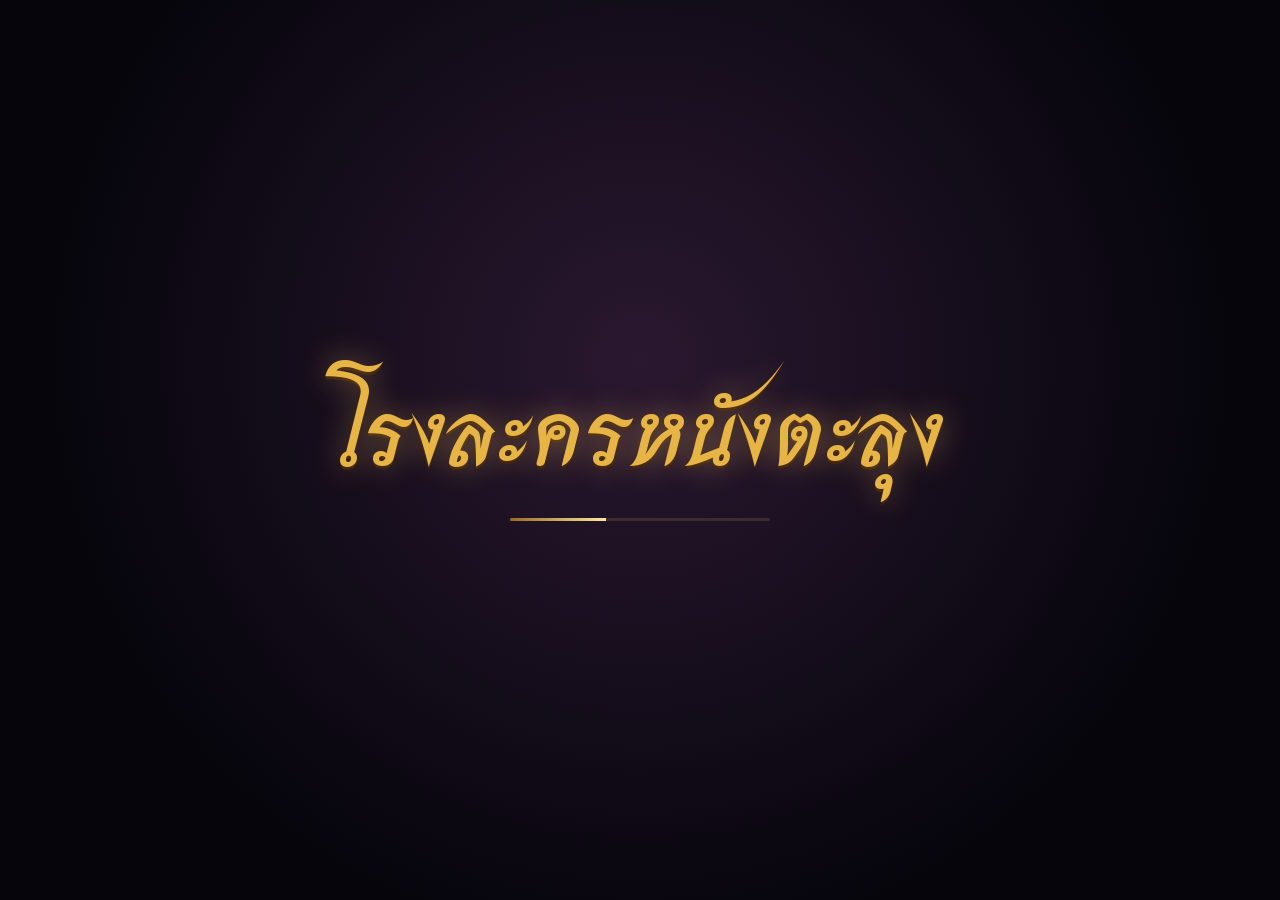
<file: index.html>
<!doctype html>
<html lang="th">
<head>
<meta charset="utf-8">
<meta name="viewport" content="width=device-width, initial-scale=1, viewport-fit=cover">
<title>โรงละครหนังตะลุง Simulator</title>
<link rel="preconnect" href="https://fonts.googleapis.com">
<link rel="preconnect" href="https://fonts.gstatic.com" crossorigin>
<link href="https://fonts.googleapis.com/css2?family=Chonburi&family=Srisakdi:wght@400;700&family=Sarabun:wght@400;600&display=swap" rel="stylesheet">
<link rel="stylesheet" href="css/style.css">
<link rel="stylesheet" href="css/tutorial.css">
</head>
<body>
<div id="app">
  <canvas id="bg"></canvas>
  <canvas id="gl"></canvas>
  <canvas id="fg"></canvas>
  <div id="ui"></div>
</div>
<div id="loading">
  <div class="load-inner">
    <div class="load-title">โรงละครหนังตะลุง</div>
    <div class="load-sub">Nang Talung Theatre Simulator</div>
    <div class="load-bar"><i></i></div>
    <div class="load-msg">กำลังเตรียมโรงหนัง…</div>
  </div>
</div>
<script type="module" src="js/main.js"></script>
</body>
</html>
</file>
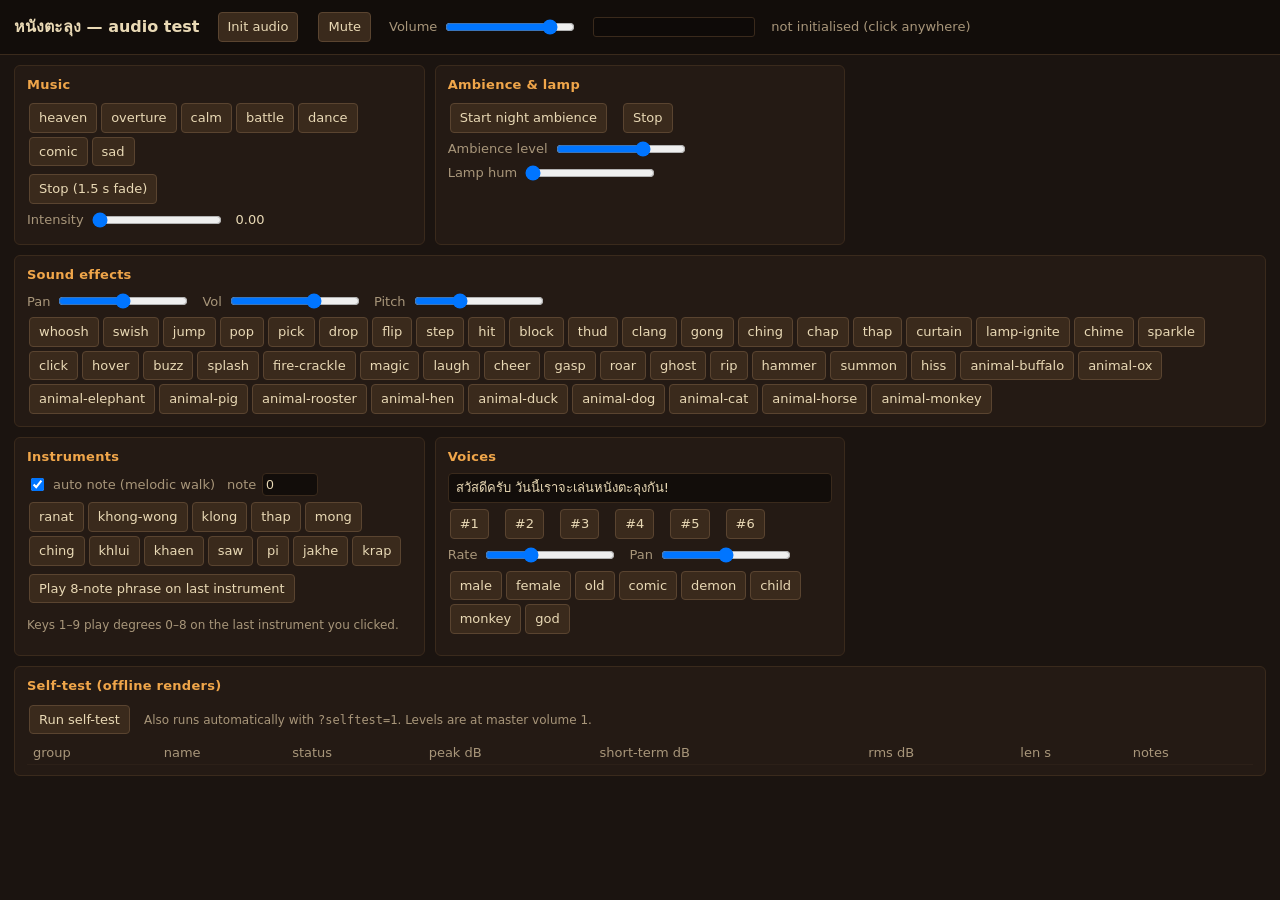
<file: tools/audio-test.html>
<!doctype html>
<html lang="th">
<head>
<meta charset="utf-8">
<meta name="viewport" content="width=device-width, initial-scale=1">
<title>Nang Talung audio test</title>
<style>
  :root { --bg: #1b1410; --panel: #241a14; --line: #3a2a1c; --ink: #e9d9b5; --dim: #a8967a; --hot: #f0a64a; --ok: #8fd18b; --bad: #ff8a7a; --warn: #ffd27a; }
  * { box-sizing: border-box; }
  body { margin: 0; background: var(--bg); color: var(--ink); font: 13px/1.35 system-ui, sans-serif; }
  header { position: sticky; top: 0; z-index: 2; display: flex; flex-wrap: wrap; align-items: center; gap: 10px 16px; padding: 10px 14px; background: #120d0a; border-bottom: 1px solid var(--line); }
  h1 { margin: 0; font-size: 16px; font-weight: 600; }
  h2 { margin: 0 0 8px; font-size: 13px; font-weight: 600; color: var(--hot); letter-spacing: .02em; }
  main { display: grid; grid-template-columns: repeat(auto-fit, minmax(340px, 1fr)); gap: 10px; padding: 10px 14px 40px; }
  section { background: var(--panel); border: 1px solid var(--line); border-radius: 6px; padding: 10px 12px; }
  section.wide { grid-column: 1 / -1; }
  button { background: #3a2a1c; color: var(--ink); border: 1px solid #5a4430; border-radius: 4px; padding: 5px 9px; margin: 2px; font: inherit; cursor: pointer; }
  button:hover { background: #4a3624; }
  button.on { background: var(--hot); color: #1b1410; border-color: var(--hot); }
  .row { display: flex; flex-wrap: wrap; align-items: center; gap: 4px 12px; margin: 4px 0; }
  label { color: var(--dim); display: inline-flex; align-items: center; gap: 6px; }
  input[type=range] { width: 130px; }
  input[type=text] { background: #120d0a; color: var(--ink); border: 1px solid var(--line); border-radius: 4px; padding: 5px 7px; width: 100%; font: inherit; }
  input[type=number] { width: 56px; background: #120d0a; color: var(--ink); border: 1px solid var(--line); border-radius: 4px; padding: 3px; }
  #status { color: var(--dim); font-variant-numeric: tabular-nums; }
  canvas#meter { background: #0e0a08; border: 1px solid var(--line); border-radius: 3px; }
  .grid { display: flex; flex-wrap: wrap; }
  table { border-collapse: collapse; width: 100%; font-variant-numeric: tabular-nums; }
  td, th { text-align: left; padding: 2px 6px; border-bottom: 1px solid #2c2018; white-space: nowrap; }
  th { color: var(--dim); font-weight: 500; }
  .PASS { color: var(--ok); } .WARN { color: var(--warn); } .FAIL { color: var(--bad); }
  #summary { font-weight: 600; margin: 6px 0; }
  .hint { color: var(--dim); font-size: 12px; }
</style>
</head>
<body>
<header>
  <h1>หนังตะลุง — audio test</h1>
  <button id="init">Init audio</button>
  <button id="mute">Mute</button>
  <label>Volume <input id="vol" type="range" min="0" max="1" step="0.01" value="0.85"></label>
  <canvas id="meter" width="160" height="18"></canvas>
  <span id="status">not initialised (click anywhere)</span>
</header>
<main>
  <section>
    <h2>Music</h2>
    <div class="grid" id="moods"></div>
    <div class="row"><button id="mstop">Stop (1.5 s fade)</button><span id="moodNow" class="hint"></span></div>
    <div class="row"><label>Intensity <input id="intensity" type="range" min="0" max="1" step="0.01" value="0"></label><span id="intVal">0.00</span></div>
  </section>
  <section>
    <h2>Ambience &amp; lamp</h2>
    <div class="row"><button id="astart">Start night ambience</button><button id="astop">Stop</button></div>
    <div class="row"><label>Ambience level <input id="alevel" type="range" min="0" max="1" step="0.01" value="0.7"></label></div>
    <div class="row"><label>Lamp hum <input id="lamp" type="range" min="0" max="1" step="0.01" value="0"></label></div>
  </section>
  <section class="wide">
    <h2>Sound effects</h2>
    <div class="row">
      <label>Pan <input id="span" type="range" min="-1" max="1" step="0.05" value="0"></label>
      <label>Vol <input id="svol" type="range" min="0" max="1.5" step="0.05" value="1"></label>
      <label>Pitch <input id="spitch" type="range" min="0.5" max="2" step="0.05" value="1"></label>
    </div>
    <div class="grid" id="sfx"></div>
  </section>
  <section>
    <h2>Instruments</h2>
    <div class="row"><label><input id="auto" type="checkbox" checked> auto note (melodic walk)</label><label>note <input id="note" type="number" value="0" step="1"></label></div>
    <div class="grid" id="inst"></div>
    <div class="row"><button id="demo">Play 8-note phrase on last instrument</button></div>
    <p class="hint">Keys 1–9 play degrees 0–8 on the last instrument you clicked.</p>
  </section>
  <section>
    <h2>Voices</h2>
    <input id="text" type="text" value="สวัสดีครับ วันนี้เราจะเล่นหนังตะลุงกัน!">
    <div class="row" id="samples"></div>
    <div class="row"><label>Rate <input id="rate" type="range" min="0.5" max="2" step="0.05" value="1"></label><label>Pan <input id="vpan" type="range" min="-1" max="1" step="0.05" value="0"></label></div>
    <div class="grid" id="voices"></div>
    <div class="row hint" id="vdur"></div>
  </section>
  <section class="wide">
    <h2>Self-test (offline renders)</h2>
    <div class="row"><button id="runtest">Run self-test</button><span class="hint">Also runs automatically with <code>?selftest=1</code>. Levels are at master volume 1.</span></div>
    <div id="summary"></div>
    <table id="results"><thead><tr><th>group</th><th>name</th><th>status</th><th>peak dB</th><th>short-term dB</th><th>rms dB</th><th>len s</th><th>notes</th></tr></thead><tbody></tbody></table>
  </section>
</main>
<script type="module">
import { audio, AudioEngine, SFX_NAMES, MOOD_NAMES, INSTRUMENT_NAMES } from '../js/audio/audio.js';
import { VOICES } from '../js/audio/vocal.js';
import { cacheSize } from '../js/audio/dsp.js';

const $ = (id) => document.getElementById(id);
const q = new URLSearchParams(location.search);
const SELFTEST = q.get('selftest') === '1';

// ---------------------------------------------------------------------------
// Pre-init safety: every call must be a silent no-op before init().
const preInit = [];
{
  const tryit = (name, fn, check) => {
    try {
      const r = fn();
      if (check && !check(r)) preInit.push(`${name}: unexpected result ${r}`);
    } catch (e) {
      preInit.push(`${name}: threw ${e && e.message}`);
    }
  };
  tryit('sfx', () => audio.sfx('whoosh', { pan: 0.2 }));
  tryit('sfx(unknown)', () => audio.sfx('nope'));
  tryit('sfx(no opts)', () => audio.sfx('clang'));
  tryit('instrument', () => audio.instrument('ranat', { note: 3 }));
  tryit('voice', () => audio.voice('สวัสดี', { voice: 'comic' }), (d) => typeof d === 'number' && d > 0);
  tryit('voice(empty)', () => audio.voice(''), (d) => d === 0);
  tryit('voice(null)', () => audio.voice(null), (d) => typeof d === 'number');
  tryit('music.play', () => audio.music.play('battle'));
  tryit('music.play(bad)', () => audio.music.play('nope'));
  tryit('music.setIntensity', () => audio.music.setIntensity(0.4));
  tryit('music.stop', () => audio.music.stop(1));
  tryit('ambience.start', () => audio.ambience.start());
  tryit('ambience.setLevel', () => audio.ambience.setLevel(0.5));
  tryit('ambience.stop', () => audio.ambience.stop());
  tryit('lampHum', () => audio.lampHum(0.4));
  tryit('lampHum(0)', () => audio.lampHum(0));
  tryit('setMuted', () => { audio.setMuted(true); audio.setMuted(false); });
  tryit('muted getter', () => audio.muted, (m) => m === false);
  tryit('setVolume', () => audio.setVolume(0.85));
  tryit('update', () => audio.update(0.016));
  tryit('music.mood', () => audio.music.mood);
}

// ---------------------------------------------------------------------------
// Interactive UI

const status = $('status');
let lastInst = 'ranat';
let meterAn = null;

async function ensureInit() {
  const ok = await audio.init();
  if (!meterAn && audio.engine) {
    meterAn = audio.context.createAnalyser();
    meterAn.fftSize = 1024;
    audio.engine.master.connect(meterAn);
  }
  return ok;
}
window.addEventListener('pointerdown', () => { ensureInit(); }, { once: true });
$('init').onclick = ensureInit;
$('mute').onclick = () => { audio.setMuted(!audio.muted); $('mute').classList.toggle('on', audio.muted); $('mute').textContent = audio.muted ? 'Muted' : 'Mute'; };
$('vol').oninput = (e) => audio.setVolume(+e.target.value);

const btn = (parent, label, fn, title) => {
  const b = document.createElement('button');
  b.textContent = label;
  if (title) b.title = title;
  b.onclick = async () => { await ensureInit(); fn(b); };
  parent.appendChild(b);
  return b;
};

const moodBtns = {};
for (const m of MOOD_NAMES) moodBtns[m] = btn($('moods'), m, () => audio.music.play(m));
$('mstop').onclick = () => audio.music.stop(1.5);
$('intensity').oninput = (e) => { audio.music.setIntensity(+e.target.value); $('intVal').textContent = (+e.target.value).toFixed(2); };

$('astart').onclick = async () => { await ensureInit(); audio.ambience.start(); };
$('astop').onclick = () => audio.ambience.stop();
$('alevel').oninput = (e) => audio.ambience.setLevel(+e.target.value);
$('lamp').oninput = async (e) => { await ensureInit(); audio.lampHum(+e.target.value); };

const sfxOpts = () => ({ pan: +$('span').value, vol: +$('svol').value, pitch: +$('spitch').value });
for (const n of SFX_NAMES) btn($('sfx'), n, () => audio.sfx(n, sfxOpts()));

const playInst = (name, note) => { lastInst = name; audio.instrument(name, note == null ? { pan: 0 } : { note, pan: 0 }); };
for (const n of INSTRUMENT_NAMES) btn($('inst'), n, () => playInst(n, $('auto').checked ? null : Math.round(+$('note').value)));
$('demo').onclick = async () => {
  await ensureInit();
  [0, 1, 2, 4, 3, 1, 2, 0].forEach((d, i) => setTimeout(() => playInst(lastInst, d), i * 260));
};
window.addEventListener('keydown', async (e) => {
  if (e.target.tagName === 'INPUT') return;
  const k = +e.key;
  if (k >= 1 && k <= 9) { await ensureInit(); playInst(lastInst, k - 1); }
});

const SAMPLES = [
  'สวัสดีครับ วันนี้เราจะเล่นหนังตะลุงกัน!',
  'ไอ้เท่ง! มานี่เดี๋ยวนี้นะ',
  'ข้าคือยักษ์ผู้ยิ่งใหญ่ ฮ่า ฮ่า ฮ่า',
  'เจ้าจงไปเถิด ขอให้โชคดี',
  'Hello there, little shadow!',
  'Why is the lamp so bright tonight?',
];
SAMPLES.forEach((s, i) => btn($('samples'), `#${i + 1}`, () => { $('text').value = s; }, s));
for (const v of Object.keys(VOICES)) btn($('voices'), v, () => {
  const d = audio.voice($('text').value, { voice: v, rate: +$('rate').value, pan: +$('vpan').value });
  $('vdur').textContent = `${v}: returned duration ${d.toFixed(2)} s`;
});

// meter + status
const mctx = $('meter').getContext('2d');
const mbuf = new Float32Array(1024);
let peakHold = 0;
function frame() {
  audio.update(1 / 60);
  if (audio.engine) {
    const st = audio.engine.stats();
    const cs = cacheSize();
    status.textContent = `${audio.context.state} · ${audio.context.sampleRate} Hz · mood ${st.mood || '–'} · tracks ${st.tracks} · shots ${st.shots} · voices ${st.voices} · buffers ${cs.count} (${cs.mb} MB)`;
    for (const [m, b] of Object.entries(moodBtns)) b.classList.toggle('on', m === st.mood);
    if (meterAn) {
      meterAn.getFloatTimeDomainData(mbuf);
      let p = 0, s = 0;
      for (const x of mbuf) { p = Math.max(p, Math.abs(x)); s += x * x; }
      const rms = Math.sqrt(s / mbuf.length);
      peakHold = Math.max(p, peakHold * 0.97);
      const w = 160, toX = (v) => Math.max(0, Math.min(1, (20 * Math.log10(v + 1e-9) + 60) / 60)) * w;
      mctx.fillStyle = '#0e0a08'; mctx.fillRect(0, 0, w, 18);
      mctx.fillStyle = '#8fd18b'; mctx.fillRect(0, 3, toX(rms), 12);
      mctx.fillStyle = peakHold > 0.97 ? '#ff8a7a' : '#f0a64a'; mctx.fillRect(toX(peakHold) - 1, 1, 2, 16);
    }
  }
  requestAnimationFrame(frame);
}
requestAnimationFrame(frame);

// ---------------------------------------------------------------------------
// Self-test: offline renders through the full engine graph

const SR = 44100;
const dB = (x) => (x > 0 ? 20 * Math.log10(x) : -Infinity);
const f1 = (x) => (Number.isFinite(x) ? x.toFixed(1) : '-inf');

function analyze(buf, { gapFrom = 0, gapTo = Infinity, tailThr = 0.003 } = {}) {
  const chs = [];
  for (let c = 0; c < buf.numberOfChannels; c++) chs.push(buf.getChannelData(c));
  const n = buf.length, sr = buf.sampleRate, win = Math.floor(sr * 0.05);
  let peak = 0, sum = 0, nan = 0, clip = 0;
  const wr = [];
  for (let i0 = 0; i0 < n; i0 += win) {
    let ws = 0, cnt = 0;
    for (let i = i0; i < Math.min(n, i0 + win); i++) {
      for (const ch of chs) {
        const x = ch[i];
        if (x !== x) { nan++; continue; }
        const ax = Math.abs(x);
        if (ax > peak) peak = ax;
        if (ax >= 0.999) clip++;
        ws += x * x; cnt++;
      }
    }
    sum += ws;
    wr.push(Math.sqrt(ws / Math.max(1, cnt)));
  }
  const rms = Math.sqrt(sum / (n * chs.length));
  const st = Math.max(...wr);
  let last = -1, first = -1;
  wr.forEach((r, i) => { if (r > tailThr) { last = i; if (first < 0) first = i; } });
  // longest near-silent stretch inside [gapFrom, gapTo)
  let gap = 0, run = 0;
  wr.forEach((r, i) => {
    const t = i * 0.05;
    if (t < gapFrom || t >= gapTo) { run = 0; return; }
    if (r < 0.0015) { run++; gap = Math.max(gap, run); } else run = 0;
  });
  const winRms = (a, b) => {
    const s = wr.slice(Math.floor(a / 0.05), Math.floor(b / 0.05));
    return s.length ? Math.sqrt(s.reduce((x, y) => x + y * y, 0) / s.length) : 0;
  };
  return { peak, rms, st, nan, clip, first: first * 0.05, len: (last + 1) * 0.05, gap: gap * 0.05, winRms };
}

/** render `dur` seconds with engine.update() every `tick` s; events: [[time, fn(eng)]] */
async function render(dur, setup, { tick = 0.1, events = [], volume = 1 } = {}) {
  const off = new OfflineAudioContext(2, Math.ceil(dur * SR), SR);
  const eng = new AudioEngine(off);
  eng.master.gain.value = volume;
  const evs = [...events].sort((a, b) => a[0] - b[0]);
  setup && setup(eng, off);
  eng.update(0.3);
  const tb = performance.now();
  for (let k = 1; k * tick < dur - 0.01; k++) {
    const tt = k * tick;
    off.suspend(tt).then(() => {
      while (evs.length && evs[0][0] <= tt + 1e-6) evs.shift()[1](eng, off);
      eng.update(0.3);
      off.resume();
    });
  }
  const buf = await off.startRendering();
  return { buf, ms: performance.now() - tb, eng };
}

const results = [];
function report(group, name, status, a, notes = '') {
  const row = { group, name, status, peak: a ? dB(a.peak) : NaN, st: a ? dB(a.st) : NaN, rms: a ? dB(a.rms) : NaN, len: a ? a.len : NaN, notes };
  results.push(row);
  console.log(`[selftest] ${status.padEnd(4)} ${group}/${name}  peak ${f1(row.peak)} dB  st ${f1(row.st)} dB  rms ${f1(row.rms)} dB  len ${a ? a.len.toFixed(2) : '-'}s  ${notes}`);
  const tr = document.createElement('tr');
  tr.innerHTML = `<td>${group}</td><td>${name}</td><td class="${status}">${status}</td><td>${f1(row.peak)}</td><td>${f1(row.st)}</td><td>${f1(row.rms)}</td><td>${a ? a.len.toFixed(2) : ''}</td><td>${notes}</td>`;
  $('results').tBodies[0].appendChild(tr);
}
/** generic verdict: NaN / silence / clipping are failures; loudness window is a warning */
function verdict(a, { min = -30, max = -8, metric = 'st' } = {}) {
  if (a.nan) return ['FAIL', `NaN x${a.nan}`];
  if (a.peak < 0.003) return ['FAIL', 'silent'];
  if (a.clip) return ['FAIL', `clipped x${a.clip}`];
  const st = dB(a[metric]);
  if (st < min) return ['WARN', `quiet (<${min})`];
  if (st > max) return ['WARN', `loud (>${max})`];
  return ['PASS', ''];
}

async function selftest() {
  $('results').tBodies[0].innerHTML = '';
  results.length = 0;
  const T0 = performance.now();
  console.log('[selftest] start');

  report('api', 'pre-init calls', preInit.length ? 'FAIL' : 'PASS', null, preInit.join('; ') || '21 calls, no exceptions');

  // --- sfx
  const sfxDur = { gong: 7, curtain: 2.2, cheer: 3.4, ghost: 3, roar: 2.4, 'lamp-ignite': 1.8, magic: 3, chime: 3, laugh: 2.4, 'animal-horse': 2.2, 'animal-buffalo': 2.2 };
  const quietOK = new Set(['hover', 'step', 'click', 'buzz']);
  for (const name of SFX_NAMES) {
    const dur = sfxDur[name] || 1.6;
    const { buf } = await render(dur, (e) => e.sfx(name), { tick: 0.5 });
    const a = analyze(buf);
    let [st, note] = verdict(a, quietOK.has(name) ? { min: -46, max: -14 } : {});
    report('sfx', name, st, a, note);
  }
  // pan / pitch / unknown
  {
    const { buf } = await render(1, (e) => e.sfx('clang', { pan: -1 }), { tick: 0.5 });
    const L = buf.getChannelData(0), R = buf.getChannelData(1);
    let el = 0, er = 0;
    for (let i = 0; i < L.length; i++) { el += L[i] * L[i]; er += R[i] * R[i]; }
    report('sfx', 'pan=-1', el > er * 4 ? 'PASS' : 'FAIL', analyze(buf), `L/R energy ${(10 * Math.log10(el / Math.max(er, 1e-12))).toFixed(1)} dB`);
    const r2 = await render(1, (e) => e.sfx('definitely-unknown'), { tick: 0.5 });
    const a2 = analyze(r2.buf);
    report('sfx', 'unknown name', a2.peak === 0 ? 'PASS' : 'FAIL', a2, 'no-op');
    const r3 = await render(1.5, (e) => e.sfx('whoosh', { pitch: 2, vol: 0.5 }), { tick: 0.5 });
    const a3 = analyze(r3.buf);
    report('sfx', 'whoosh pitch=2 vol=.5', verdict(a3, { min: -40 })[0], a3);
  }

  // --- instruments (3 notes each, melodic walk)
  for (const name of INSTRUMENT_NAMES) {
    const ev = [[0.5, (e) => e.instrument(name)], [1.0, (e) => e.instrument(name)]];
    const { buf } = await render(3, (e) => e.instrument(name), { tick: 0.1, events: ev });
    const a = analyze(buf);
    const [st, note] = verdict(a);
    report('instrument', name, st, a, note);
  }
  {
    // explicit notes map to different pitches
    const { buf } = await render(1.2, (e) => { e.instrument('ranat', { note: 0 }); }, { tick: 0.5 });
    const { buf: b2 } = await render(1.2, (e) => { e.instrument('ranat', { note: 5 }); }, { tick: 0.5 });
    const zc = (b) => { const d = b.getChannelData(0); let z = 0; for (let i = 1; i < 20000; i++) if (d[i - 1] < 0 && d[i] >= 0) z++; return z; };
    const r = zc(b2) / Math.max(1, zc(buf));
    report('instrument', 'note 0 vs 5 (octave)', r > 1.6 && r < 2.5 ? 'PASS' : 'WARN', analyze(b2), `zero-cross ratio ${r.toFixed(2)} (expect ~2)`);
  }

  // --- voices
  const line = 'สวัสดีครับ วันนี้เราจะเล่นหนังตะลุงกัน!';
  for (const v of Object.keys(VOICES)) {
    let d = 0;
    const { buf } = await render(5.5, (e) => { d = e.voice(line, { voice: v }); }, { tick: 0.5 });
    const a = analyze(buf, { tailThr: 0.002 });
    let [st, note] = verdict(a);
    const diff = a.len - d;
    const tail = VOICES[v].send ? 0.4 + VOICES[v].send * 1.5 : 0.5; // reverb tail after the speech
    if (st === 'PASS' && (diff > tail || diff < -0.3)) { st = 'WARN'; note = 'duration mismatch'; }
    report('voice', v, st, a, `${note} returned ${d.toFixed(2)}s`);
  }
  {
    const est = audio.voice('Hello there, little shadow!', { voice: 'male' });
    let d = 0;
    await render(1, (e) => { d = e.voice('Hello there, little shadow!', { voice: 'male' }); }, { tick: 0.5 });
    report('voice', 'estimate == real', Math.abs(est - d) < 0.05 ? 'PASS' : 'WARN', null, `estimate ${est.toFixed(2)} vs ${d.toFixed(2)}`);
    const n1 = audio.voice('ไป', {}), n2 = audio.voice('ไปกินข้าวที่ตลาดกับแม่และน้องสาวตอนเย็นนี้นะ', {});
    report('voice', 'length follows text', n2 > n1 * 5 ? 'PASS' : 'FAIL', null, `${n1.toFixed(2)}s vs ${n2.toFixed(2)}s`);
  }

  // --- music moods
  const moodStats = {};
  for (const m of MOOD_NAMES) {
    const dur = m === 'overture' ? 14 : 12;
    const r = await render(dur, (e) => { e.music.setIntensity(0.3); e.music.play(m); });
    const a = analyze(r.buf, { gapFrom: 2, gapTo: dur - 0.5 });
    let [st, note] = verdict(a, { min: -32, max: -18, metric: 'rms' });
    if (st === 'PASS' && a.gap > 1.2) { st = 'WARN'; note = `gap ${a.gap.toFixed(2)}s`; }
    moodStats[m] = a;
    report('music', m, st, a, `${note} hits ${r.eng.music.hitCount} gap ${a.gap.toFixed(2)}s render ${(r.ms / 1000).toFixed(2)}s (${((r.ms / 1000 / dur) * 100).toFixed(0)}% RT)`);
  }
  // intensity: denser + faster
  {
    const lo = await render(10, (e) => { e.music.setIntensity(0); e.music.play('battle'); });
    const hi = await render(10, (e) => { e.music.setIntensity(1); e.music.play('battle'); });
    const al = analyze(lo.buf), ah = analyze(hi.buf);
    const ratio = hi.eng.music.hitCount / Math.max(1, lo.eng.music.hitCount);
    report('music', 'battle I=0', verdict(al, { min: -32, max: -18, metric: 'rms' })[0], al, `hits ${lo.eng.music.hitCount}`);
    report('music', 'battle I=1', ah.clip || ah.nan ? 'FAIL' : ratio > 1.3 ? 'PASS' : 'WARN', ah, `hits ${hi.eng.music.hitCount} (x${ratio.toFixed(2)} vs I=0)`);
  }
  // crossfade
  {
    const r = await render(11, (e) => e.music.play('calm'), { events: [[4, (e) => e.music.play('battle')], [8, (e) => e.music.play('comic')]] });
    const a = analyze(r.buf, { gapFrom: 1.5, gapTo: 10.5 });
    const tracks = r.eng.music.tracks.length;
    const ok = !a.nan && !a.clip && a.gap < 0.5;
    report('music', 'crossfade calm>battle>comic', ok ? (tracks <= 2 ? 'PASS' : 'WARN') : 'FAIL', a, `gap ${a.gap.toFixed(2)}s, live tracks at end ${tracks}`);
  }
  // stop
  {
    const r = await render(9, (e) => e.music.play('overture'), { events: [[3, (e) => e.music.stop(1)]] });
    const a = analyze(r.buf);
    const tail = a.winRms(7, 9);
    report('music', 'stop(1)', dB(tail) < -60 ? 'PASS' : 'FAIL', a, `rms 7-9 s: ${f1(dB(tail))} dB`);
  }

  // --- ambience + lamp
  {
    const r = await render(14, (e) => { e.ambience.start(); }, { events: [[9, (e) => e.ambience.setLevel(0.1)]] });
    const a = analyze(r.buf);
    const on = a.winRms(4, 9), low = a.winRms(11, 14);
    let [st, note] = verdict({ ...a, on }, { min: -48, max: -30, metric: 'on' });
    if (st === 'PASS' && !(low < on * 0.4)) { st = 'WARN'; note = 'setLevel had little effect'; }
    report('ambience', 'night village', st, a, `${note} rms@0.7 ${f1(dB(on))} dB, @0.1 ${f1(dB(low))} dB`);
  }
  {
    const r = await render(5, (e) => e.lampHum(1), { events: [[3, (e) => e.lampHum(0)]] });
    const a = analyze(r.buf);
    const on = a.winRms(1, 3), off = a.winRms(4.6, 5);
    report('lamp', 'hum 1 -> 0', !a.nan && dB(on) > -56 && dB(on) < -36 && dB(off) < -70 ? 'PASS' : 'WARN', a, `rms on ${f1(dB(on))} dB, after off ${f1(dB(off))} dB`);
  }

  // --- mix: sfx must sit above the music
  {
    const hits = [];
    for (let t = 1; t < 7; t += 0.5) hits.push([t, (e) => e.sfx(['clang', 'hit', 'whoosh', 'block'][Math.floor(t * 2) % 4])]);
    const mus = await render(8, (e) => { e.music.setIntensity(0.6); e.music.play('battle'); });
    const sfx = await render(8, null, { events: hits });
    const both = await render(8, (e) => { e.music.setIntensity(0.6); e.music.play('battle'); e.ambience.start(); }, { events: [...hits, [2, (e) => e.voice('ข้าจะสู้กับเจ้า!', { voice: 'demon' })]] });
    const am = analyze(mus.buf), as = analyze(sfx.buf), ab = analyze(both.buf);
    const margin = dB(as.st) - dB(am.rms);
    report('mix', 'music+sfx+voice+amb', ab.nan || ab.clip ? 'FAIL' : 'PASS', ab, `sfx short-term ${f1(dB(as.st))} vs music rms ${f1(dB(am.rms))} → +${margin.toFixed(1)} dB`);
    report('mix', 'sfx over music', margin >= 8 ? 'PASS' : 'WARN', null, `sfx short-term is ${margin.toFixed(1)} dB above music rms (want >= 8)`);
  }

  // --- stress / CPU estimate
  {
    const ev = [];
    for (let i = 0; i < 70; i++) ev.push([0.2 + Math.random() * 9.5, (e) => e.sfx(SFX_NAMES[Math.floor(Math.random() * SFX_NAMES.length)], { pan: Math.random() * 2 - 1 })]);
    for (let i = 0; i < 20; i++) ev.push([0.2 + Math.random() * 9.5, (e) => e.instrument(INSTRUMENT_NAMES[i % INSTRUMENT_NAMES.length])]);
    for (let i = 0; i < 4; i++) ev.push([1 + i * 2.2, (e) => e.voice('ฮ่า ฮ่า เจ้าหนีไม่พ้นหรอก', { voice: ['demon', 'comic', 'female', 'god'][i] })]);
    const r = await render(10, (e) => { e.music.setIntensity(1); e.music.play('battle'); e.ambience.start(); e.lampHum(0.6); }, { events: ev });
    const a = analyze(r.buf);
    const pct = (r.ms / 10000) * 100;
    report('stress', 'battle@1 + amb + lamp + 90 one-shots', a.nan || a.clip ? 'FAIL' : pct < 60 ? 'PASS' : 'WARN', a, `offline render ${(r.ms / 1000).toFixed(2)}s for 10s audio (~${pct.toFixed(0)}% of one core)`);
  }

  // --- realtime smoke test on the singleton
  {
    const ok = await audio.init();
    const errs = [];
    const orig = console.warn;
    console.warn = (...a) => { errs.push(a.join(' ')); orig(...a); };
    try {
      audio.music.play('overture');
      audio.sfx('gong');
      audio.instrument('ranat');
      const d = audio.voice('ทดสอบเสียง', { voice: 'child' });
      audio.ambience.start();
      audio.lampHum(0.3);
      await new Promise((r) => setTimeout(r, 1500));
      const st = audio.engine.stats();
      audio.setMuted(true);
      audio.sfx('clang'); // muted: must be skipped
      await new Promise((r) => setTimeout(r, 500));
      const suspended = audio.context.state;
      audio.setMuted(false);
      await new Promise((r) => setTimeout(r, 300));
      audio.music.stop(0.2);
      audio.ambience.stop(0.2);
      audio.lampHum(0);
      const pass = ok && st.mood === 'overture' && st.tracks === 1 && errs.length === 0 && d > 0;
      report('realtime', 'init + play + mute', pass ? 'PASS' : 'FAIL', null, `init=${ok} state=${audio.context.state} muted-state=${suspended} ${JSON.stringify(st)} warnings=${errs.length}`);
    } finally {
      console.warn = orig;
    }
  }

  const cs = cacheSize();
  const n = { PASS: 0, WARN: 0, FAIL: 0 };
  for (const r of results) n[r.status]++;
  const sum = `SELFTEST ${n.FAIL ? 'FAILED' : 'OK'}: ${n.PASS} pass, ${n.WARN} warn, ${n.FAIL} fail · ${((performance.now() - T0) / 1000).toFixed(1)} s · buffer cache ${cs.count} (${cs.mb} MB)`;
  console.log('[selftest] ' + sum);
  $('summary').textContent = sum;
  $('summary').className = n.FAIL ? 'FAIL' : n.WARN ? 'WARN' : 'PASS';
  return n;
}

$('runtest').onclick = () => selftest();
if (SELFTEST) {
  selftest().catch((e) => console.error('[selftest] crashed', e && e.stack || e)).finally(() => { window.__ready = true; });
}
</script>
</body>
</html>
</file>
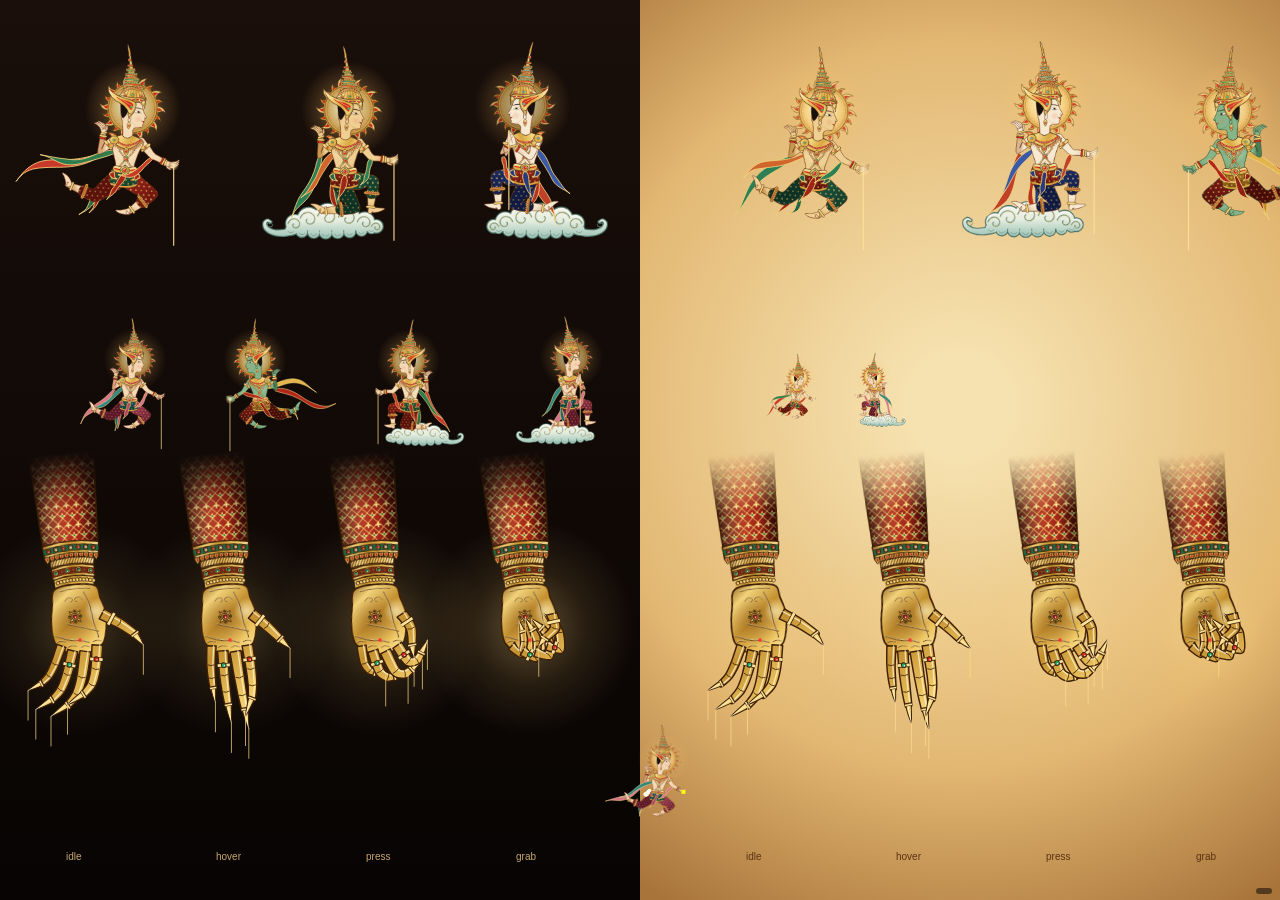
<file: tools/deva-test.html>
<!doctype html>
<html lang="th">
<head>
<meta charset="utf-8">
<meta name="viewport" content="width=device-width, initial-scale=1">
<title>Deva &amp; Khon hand test</title>
<style>
  html, body { margin: 0; background: #0d0806; color: #eadcc0; font: 12px system-ui, sans-serif; overflow: hidden; }
  canvas { display: block; }
  #perf { position: fixed; right: 8px; bottom: 6px; color: #d9c08a; background: rgba(0,0,0,.5); padding: 3px 8px; border-radius: 6px; }
</style>
</head>
<body>
<canvas id="c"></canvas>
<div id="perf"></div>
<script type="module">
import { drawDeva } from '../js/render/deva.js';
import { KhonHand } from '../js/render/cursor.js';
import { Fly } from '../js/sandbox/flies.js';
const flies = [new Fly(0, 0), new Fly(0, 0)];
flies[1].actor = { root: { x: -1e4 } };

const q = new URLSearchParams(location.search);
const T0 = q.has('t') ? +q.get('t') : null;
const cv = document.getElementById('c');
const ctx = cv.getContext('2d');
const dpr = window.devicePixelRatio || 1;
let W = 0, H = 0;
function resize() {
  W = innerWidth; H = innerHeight;
  cv.width = W * dpr; cv.height = H * dpr; cv.style.width = W + 'px'; cv.style.height = H + 'px';
}
resize(); addEventListener('resize', resize);

const modes = ['idle', 'hover', 'press', 'grab'];
const hands = [0, 1].map(() => modes.map((m) => { const h = new KhonHand(); h.setPose(m); for (let i = 0; i < 60; i++) h.update(1 / 60); return h; }));
const tracked = new KhonHand();

const devas = [
  // x, y, scale, pose, hue, face, flap, active
  [110, 170, 2.0, 'fly', 0, 1, 0.8, true],
  [330, 170, 2.0, 'kneel', 1, 1, 0.1, true],
  [540, 170, 2.0, 'wai', 2, -1, 0.1, false],
  [120, 400, 1.3, 'fly', 3, 1, 0.3, false],
  [270, 400, 1.3, 'fly', 4, -1, 1, true],
  [420, 400, 1.3, 'kneel', 0, -1, 0.2, true],
  [560, 400, 1.3, 'wai', 3, 1, 0.1, false],
];
if (q.has('big')) {
  devas.length = 0;
  devas.push([230, 330, 4.6, q.get('pose') || 'fly', +(q.get('hue') || 0), 1, +(q.get('flap') || 0.5), true]);
  devas.push([600, 330, 4.6, 'kneel', 1, 1, 0.1, true]);
}
const warmDevas = q.has('big') ? [[1080, 330, 4.6, 'wai', 2, 1, 0.1, false]] : ([
  [800, 170, 2.0, 'fly', 1, 1, 0.5, true],
  [1030, 170, 2.0, 'kneel', 2, 1, 0.2, true],
  [1250, 170, 2.0, 'fly', 4, -1, 0.6, false],
  [790, 400, 0.75, 'fly', 0, 1, 0.5, true],
  [880, 400, 0.75, 'kneel', 3, -1, 0.2, true],
]);

let perf = { deva: 0, hand: 0, n: 0 }, frames = 0;
function bg() {
  ctx.setTransform(dpr, 0, 0, dpr, 0, 0);
  const g1 = ctx.createLinearGradient(0, 0, 0, H);
  g1.addColorStop(0, '#1a0f0a'); g1.addColorStop(1, '#070403');
  ctx.fillStyle = g1; ctx.fillRect(0, 0, W / 2, H);
  const g2 = ctx.createRadialGradient(W * 0.75, H * 0.45, 50, W * 0.75, H * 0.45, W * 0.45);
  g2.addColorStop(0, '#f6e2b0'); g2.addColorStop(0.6, '#e2b772'); g2.addColorStop(1, '#a8743a');
  ctx.fillStyle = g2; ctx.fillRect(W / 2, 0, W / 2, H);
}

function frame(now) {
  const t = T0 != null ? T0 : now / 1000;
  bg();
  let td = 0, th = 0, nd = 0;
  for (const list of [devas, warmDevas]) for (const [x, y, s, pose, hue, face, flap, active] of list) {
    ctx.setTransform(dpr * s, 0, 0, dpr * s, x * dpr, y * dpr);
    const a = performance.now();
    const { hand } = drawDeva(ctx, { t: t + x * 0.01, face, flap, pose, hue, active });
    td += performance.now() - a; nd++;
    // show the hand point with a short string
    ctx.setTransform(dpr * s, 0, 0, dpr * s, x * dpr, y * dpr);
    ctx.strokeStyle = 'rgba(255,225,150,0.9)'; ctx.lineWidth = 0.6;
    ctx.beginPath(); ctx.moveTo(hand[0], hand[1]); ctx.lineTo(hand[0], hand[1] + 40); ctx.stroke();
  }
  // hands: idle / hover / press / grab on dark and warm
  const dt = 1 / 60;
  for (let side = 0; side < 2; side++) {
    for (let i = 0; i < 4; i++) {
      const h = hands[side][i];
      h.update(dt);
      const x = side ? 760 + i * 150 : 80 + i * 150, y = 640;
      const a = performance.now();
      h.draw(ctx, x, y, 1.25, dpr);
      th += performance.now() - a;
      ctx.setTransform(dpr, 0, 0, dpr, 0, 0);
      ctx.fillStyle = side ? '#5a3212' : '#c9a86a';
      ctx.fillText(modes[i], x - 14, 860);
      ctx.strokeStyle = 'rgba(255,220,140,0.7)'; ctx.lineWidth = 1;
      for (const [tx, ty] of h.tips) { ctx.beginPath(); ctx.moveTo(tx, ty); ctx.lineTo(tx, ty + 30); ctx.stroke(); }
      ctx.fillStyle = '#f33'; ctx.fillRect(x - 1.5, y - 1.5, 3, 3);
    }
  }
  // real Fly.draw at game scale (zoom 1): free + working
  flies.forEach((f, i) => {
    f.t = t + i; f.vx = i ? 0 : 200; f.vy = 0;
    const px = i ? 1330 : 650, py = 790;
    f.draw(ctx, () => [px, py], dpr, 1);
    ctx.setTransform(dpr, 0, 0, dpr, 0, 0);
    ctx.fillStyle = '#ff0'; ctx.fillRect(f.hand[0] - 2, f.hand[1] - 2, 4, 4);
  });
  // tracked-curl hand sweeping through curls
  const c = (0.5 + 0.5 * Math.sin(t * 1.3));
  tracked.setPose(null, [0, 1, 2, 3, 4].map((k) => (0.5 + 0.5 * Math.sin(t * 1.3 + k * 0.5)) * 1.1 - 0.15));
  tracked.update(dt);
  tracked.draw(ctx, 1330, 560, 1.1, dpr);
  void c;
  if (++frames === 20) perf = { deva: 0, hand: 0, n: 0 };
  perf.deva += td / nd; perf.hand += th / 8; perf.n++;
  if (perf.n % 30 === 0) {
    document.getElementById('perf').textContent = `deva ${(perf.deva / perf.n).toFixed(3)} ms · hand ${(perf.hand / perf.n).toFixed(3)} ms (avg per draw)`;
    window.__perf = { deva: perf.deva / perf.n, hand: perf.hand / perf.n };
  }
  if (perf.n === 40) window.__ready = true;
  requestAnimationFrame(frame);
}
requestAnimationFrame(frame);
</script>
</body>
</html>
</file>
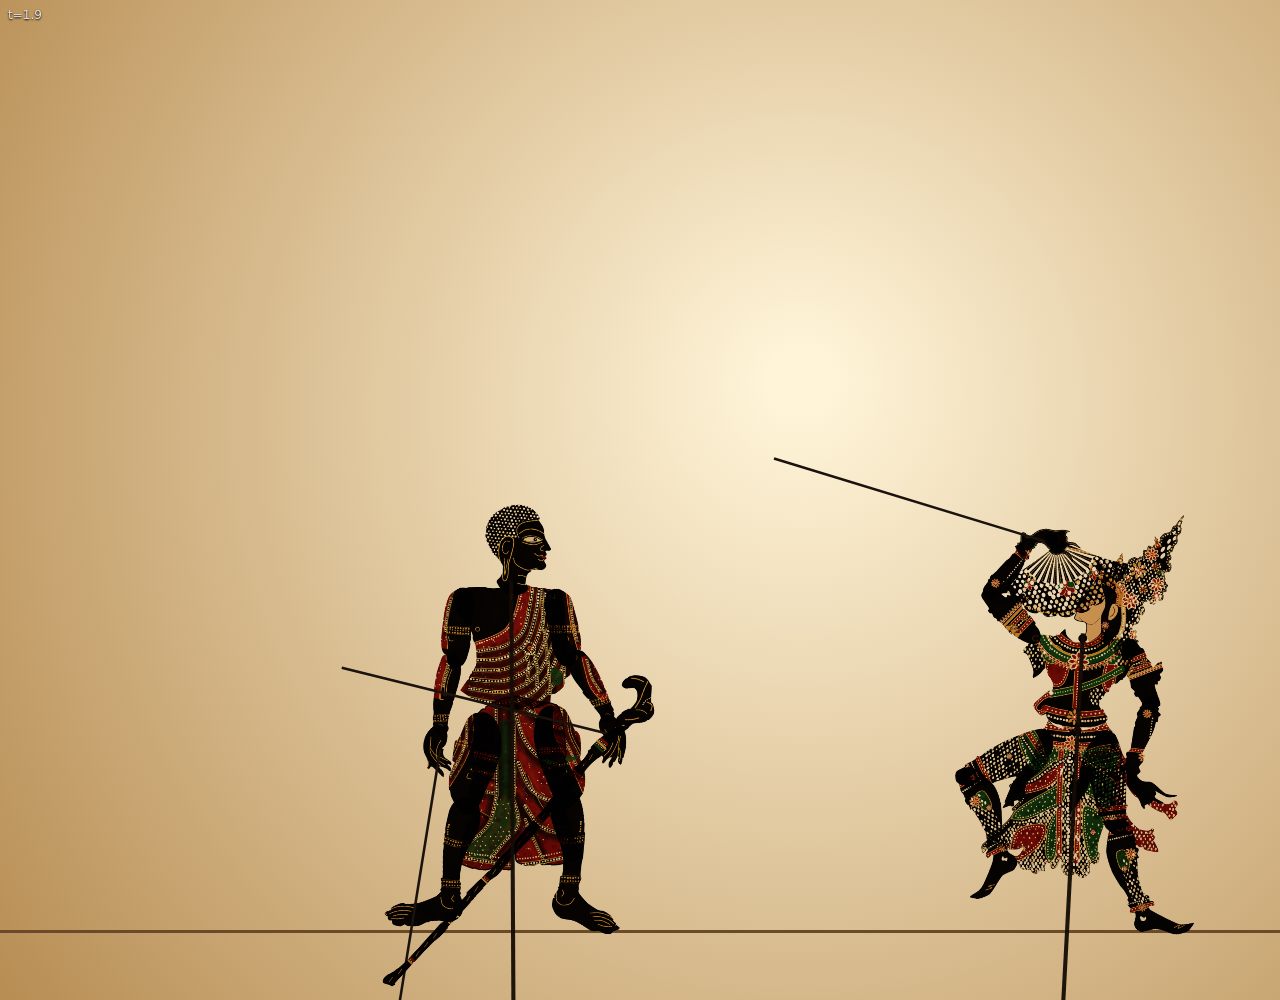
<file: tools/physics-test.html>
<!doctype html>
<html>
<head>
<meta charset="utf-8">
<title>Puppet physics test</title>
<style>
  body { margin: 0; background: #111; color: #ddd; font: 12px system-ui; }
  canvas { display: block; }
  #log { position: absolute; left: 8px; top: 8px; white-space: pre; text-shadow: 0 1px 2px #000; }
</style>
</head>
<body>
<canvas id="c" width="1600" height="1000"></canvas>
<div id="log"></div>
<script type="module">
// tools/physics-test.html?t=4&anim=strike&debug=1
import { World } from '../js/physics/world.js';
import { Puppet } from '../js/puppet/puppet.js';
import { Prop } from '../js/sandbox/prop.js';
import { loadSheetPuppets } from '../js/puppet/characters/sheetPuppets.js';
import { makeCanvas } from '../js/art/leather.js';

const q = new URLSearchParams(location.search);
const debug = q.get('debug') === '1';
const c = document.getElementById('c');
const ctx = c.getContext('2d');
const log = document.getElementById('log');
const world = new World();
world.lamp = { x: 800, y: 380 };
const FLOOR = 930;
world.floorY = (z) => world.lamp.y + (FLOOR - world.lamp.y) * (1 - z);

const { puppets, props } = await loadSheetPuppets();
const byId = Object.fromEntries(puppets.map((p) => [p.id, p]));
const propDefs = Object.fromEntries(props.map((p) => [p.id, p]));

const A = new Puppet(world, byId.reusi, { x: 520, y: 500, z: 0.02 });
A.plantAt(520, true);
const B = new Puppet(world, byId.nang, { x: 1080, y: 500, z: 0.02, facing: -1 });
B.plantAt(1080, true);
const cane = new Prop(world, propDefs['reusi-cane'], { x: 600, y: 500, z: 0.02 });
A.grab(cane, 'handF');
const fan = new Prop(world, propDefs['nang-fan'], { x: 1000, y: 500, z: 0.02 });
B.grab(fan, 'handF');
const actors = [A, B, cane, fan];
if (q.get('joints')) {
  for (const p of [A, B]) for (const [id, j] of Object.entries(p.joints)) {
    const [ax, ay] = j.A.toWorld(j.la[0], j.la[1]);
    const [bx, by] = j.B.toWorld(j.lb[0], j.lb[1]);
    console.log(p.rig.id, id, 'err', Math.hypot(ax - bx, ay - by).toFixed(2), 'rel-rest', ((j.relAngle() - j.rest) * 57.3).toFixed(1), 'lim', j.lim && j.lim.map((v) => (v * 57.3).toFixed(0)).join(','));
  }
}

const trans = new Map();
function T(canvas) {
  if (trans.has(canvas)) return trans.get(canvas);
  const t = makeCanvas(canvas.width, canvas.height);
  const g = t.getContext('2d');
  g.drawImage(canvas, 0, 0);
  const d = g.getImageData(0, 0, t.width, t.height);
  for (let i = 0; i < d.data.length; i += 4) for (let k = 0; k < 3; k++) d.data[i + k] = 255 * Math.pow(d.data[i + k] / 255, 1.6);
  g.putImageData(d, 0, 0);
  trans.set(canvas, t);
  return t;
}

function drawBody(b) {
  const L = world.lamp, s = 1 / (1 - b.z);
  ctx.save();
  ctx.translate(L.x, L.y); ctx.scale(s, s); ctx.translate(-L.x, -L.y);
  ctx.translate(b.x, b.y); ctx.rotate(b.a); ctx.scale(b.flip, 1);
  if (b.isRod) {
    ctx.strokeStyle = '#1a120c'; ctx.lineWidth = 2.5;
    ctx.beginPath(); ctx.moveTo(0, -b.rodLen / 2); ctx.lineTo(0, b.rodLen / 2); ctx.stroke();
  } else if (b.sprite) {
    ctx.translate(-b.com[0], -b.com[1]);
    ctx.globalCompositeOperation = 'multiply';
    ctx.drawImage(T(b.sprite.canvas), 0, 0, b.sprite.w, b.sprite.h);
    ctx.globalCompositeOperation = 'source-over';
    if (debug) {
      ctx.translate(b.com[0], b.com[1]);
      ctx.strokeStyle = 'rgba(0,120,255,.7)'; ctx.lineWidth = 1;
      for (const k of b.circles) { ctx.beginPath(); ctx.arc(k.x, k.y, k.r, 0, 7); ctx.stroke(); }
    }
  }
  ctx.restore();
}

function drawRod(p) {
  if (!p.rod) return;
  const r = p.root, L = world.lamp, s = 1 / (1 - r.z);
  ctx.save();
  ctx.translate(L.x, L.y); ctx.scale(s, s); ctx.translate(-L.x, -L.y);
  ctx.translate(r.x, r.y); ctx.rotate(r.a); ctx.scale(r.flip, 1);
  ctx.strokeStyle = 'rgba(20,12,6,.95)'; ctx.lineWidth = 4;
  ctx.beginPath(); ctx.moveTo(...p.rod.a); ctx.lineTo(...p.rod.b); ctx.stroke();
  ctx.restore();
}

function render() {
  const g = ctx.createRadialGradient(800, 380, 30, 800, 450, 1000);
  g.addColorStop(0, '#fff4d8'); g.addColorStop(1, '#b58a4f');
  ctx.fillStyle = g; ctx.fillRect(0, 0, 1600, 1000);
  ctx.fillStyle = '#6b4a2a'; ctx.fillRect(0, FLOOR, 1600, 3);
  for (const b of world.bodies) drawBody(b);
  for (const p of [A, B]) drawRod(p);
}

// scripted actions for headless checks
const script = [
  [0.6, () => A.play('strike')],
  [0.8, () => B.play('dance')],
  [2.0, () => { A.setMode('held'); }],
  [2.0, 3.2, (t) => A.holdAt(520 + (t - 2) * 300, A.standY() - Math.sin((t - 2) * 3) * 60)],
  [3.3, () => { A.plantAt(A.root.x); A.play('lunge'); }],
  [4.4, () => B.flip()],
  [4.6, () => A.play('leap')],
  [6.0, () => A.play('wai')],
  [6.0, () => B.stopAnim()],
  [6.2, () => B.play('wong', { hold: true })],
];
const tEnd = +(q.get('t') || 0);
let t = 0;
const dt = 1 / 60;
function stepOnce() {
  for (const s of script) {
    if (s.length === 2 && t < s[0] && t + dt >= s[0]) s[1]();
    if (s.length === 3 && t >= s[0] && t <= s[1]) s[2](t);
  }
  for (const a of actors) a.update(dt, t);
  world.step(dt);
  t += dt;
}
function bad() {
  return world.bodies.some((b) => !Number.isFinite(b.x) || !Number.isFinite(b.y) || !Number.isFinite(b.a) || Math.abs(b.x) > 1e5);
}
if (tEnd > 0) {
  const t0 = performance.now();
  let steps = 0;
  while (t < tEnd) { stepOnce(); steps++; if (bad()) break; }
  const ms = (performance.now() - t0) / steps;
  render();
  log.textContent = `t=${t.toFixed(2)} ${bad() ? 'EXPLODED' : 'ok'} ${ms.toFixed(2)}ms/step bodies=${world.bodies.length} constraints=${world.constraints.length}`;
  console.log(log.textContent);
  window.__ready = true;
} else {
  let last = performance.now();
  function frame(now) {
    const fdt = Math.min(0.05, (now - last) / 1000); last = now;
    let acc = fdt;
    while (acc > 0) { stepOnce(); acc -= dt; }
    render();
    log.textContent = `t=${t.toFixed(1)}`;
    requestAnimationFrame(frame);
  }
  requestAnimationFrame(frame);
  // mouse drag
  let drag = null;
  c.addEventListener('pointerdown', (e) => {
    const x = e.offsetX * 1600 / c.clientWidth, y = e.offsetY * 1000 / c.clientHeight;
    for (const p of [A, B]) if (p.hitTest(x, y)) { drag = p; p.setMode('held'); }
  });
  c.addEventListener('pointermove', (e) => {
    if (!drag) return;
    const x = e.offsetX * 1600 / c.clientWidth, y = e.offsetY * 1000 / c.clientHeight;
    drag.holdAt(x, y);
  });
  c.addEventListener('pointerup', () => { if (drag) drag.plantAt(drag.root.x); drag = null; });
  addEventListener('keydown', (e) => {
    const m = { Digit1: 'strike', Digit2: 'lunge', Digit3: 'block', Digit4: 'dance', Digit5: 'wai', Digit6: 'leap', Digit7: 'roar', Digit8: 'laugh', Digit9: 'wong' }[e.code];
    if (m) A.play(m);
    if (e.code === 'KeyF') A.flip();
  });
  window.__ready = true;
}
</script>
</body>
</html>
</file>
<file: css/style.css>
:root {
  --gold-hi: #fff4c2;
  --gold: #e7b545;
  --gold-mid: #c8892a;
  --gold-lo: #7a4a12;
  --gem: #7b3fbf;
  --gem-hi: #d9b2ff;
  --wood: #5a2d16;
  --wood-d: #2e150a;
  --lacquer: #1a0b07;
  --ink: #f6e7c4;
  --ui-font: 'Sarabun', system-ui, sans-serif;
  --title-font: 'Srisakdi', 'Chonburi', serif;
}
* { box-sizing: border-box; }
html, body { margin: 0; height: 100%; overflow: hidden; background: #050610; color: var(--ink); font-family: var(--ui-font); }
#app, #app > canvas { position: fixed; inset: 0; }
#app > canvas { display: block; }
#fg { cursor: none; }
#ui { position: fixed; inset: 0; pointer-events: none; }
#ui > * { pointer-events: auto; }
.hidden { opacity: 0 !important; pointer-events: none !important; }

/* loading */
#loading { position: fixed; inset: 0; display: grid; place-items: center; background: radial-gradient(circle at 50% 40%, #2a1830, #06050c 70%); transition: opacity 1.2s; z-index: 50; }
.load-inner { text-align: center; }
.load-title { text-align: center; font: 700 clamp(40px, 8vw, 104px) var(--title-font); color: var(--gold); text-shadow: 0 0 30px rgba(255, 200, 100, .45), 0 3px 0 #3a1c05; }
.load-sub { display: none; }
.load-bar { width: min(260px, 60vw); height: 3px; margin: 26px auto 10px; background: rgba(232, 196, 106, .15); border-radius: 2px; overflow: hidden; }
.load-bar i { display: block; height: 100%; width: 0; background: linear-gradient(90deg, #9a6a22, #ffe7a0); transition: width .3s; }
.load-msg { display: none; }

/* ---- gilded medallion buttons (bezel, gem, glassy reflection) ---- */
.medal {
  --s: 44px;
  position: relative; width: var(--s); height: var(--s); padding: 0; border: 0; cursor: pointer;
  clip-path: polygon(50% 0, 64% 8%, 84% 6%, 92% 26%, 100% 50%, 92% 74%, 84% 94%, 64% 92%, 50% 100%, 36% 92%, 16% 94%, 8% 74%, 0 50%, 8% 26%, 16% 6%, 36% 8%);
  background:
    radial-gradient(circle at 50% 50%, #3a1509 0 52%, transparent 53%),
    conic-gradient(from 210deg, var(--gold-lo), var(--gold-hi) 12%, var(--gold) 25%, var(--gold-lo) 40%, var(--gold-hi) 55%, var(--gold-mid) 70%, var(--gold-lo) 85%, var(--gold-hi) 100%);
  filter: drop-shadow(0 3px 4px rgba(0, 0, 0, .55));
  transition: transform .2s cubic-bezier(.3, 1.6, .5, 1), filter .2s;
  color: var(--gold-hi);
}
.medal::before { /* inner lacquer with gold ring */
  content: ''; position: absolute; inset: 17%; border-radius: 50%;
  background: radial-gradient(circle at 40% 30%, #6b2415, #2a0c06 70%);
  box-shadow: inset 0 0 0 1.5px var(--gold-mid), inset 0 2px 6px rgba(0, 0, 0, .7);
}
.medal::after { /* glassy reflection */
  content: ''; position: absolute; inset: 17%; border-radius: 50%;
  background: linear-gradient(160deg, rgba(255, 255, 255, .38), rgba(255, 255, 255, 0) 45%);
  pointer-events: none;
}
.medal svg { position: absolute; inset: 29%; width: 42%; height: 42%; fill: none; stroke: currentColor; stroke-width: 1.8; stroke-linecap: round; stroke-linejoin: round; filter: drop-shadow(0 0 3px rgba(255, 210, 120, .6)); z-index: 1; }
.medal .gem { position: absolute; left: 50%; top: 3%; width: 16%; height: 16%; transform: translateX(-50%) rotate(45deg); background: radial-gradient(circle at 35% 30%, var(--gem-hi), var(--gem) 60%, #2c0f4f); box-shadow: 0 0 0 1px var(--gold-hi); z-index: 2; }
.medal:hover { transform: scale(1.1); filter: drop-shadow(0 0 8px rgba(255, 200, 100, .6)); }
.medal.on { color: #fff; }
.medal.on::before { background: radial-gradient(circle at 40% 30%, #b8862e, #5a2c08 75%); }
.medal.big { --s: 64px; }
.medal:focus-visible { outline: 2px solid var(--gold-hi); outline-offset: 3px; }

#topbar { position: fixed; top: 12px; right: 12px; display: flex; flex-direction: column; gap: 6px; transition: opacity .8s; }
#b-house { position: fixed; left: 16px; bottom: 16px; transition: opacity .8s, transform .2s; }

/* ---- the carved wooden puppet chest ---- */
#house { position: fixed; left: 16px; bottom: 92px; width: min(360px, calc(100vw - 32px)); perspective: 900px; transition: opacity .5s; }
#house .lid {
  position: relative; height: 46px; border-radius: 18px 18px 4px 4px; transform-origin: 50% 100%;
  background:
    repeating-linear-gradient(92deg, rgba(0, 0, 0, .12) 0 2px, transparent 2px 9px),
    linear-gradient(180deg, #8a4a24, var(--wood) 60%, var(--wood-d));
  box-shadow: inset 0 0 0 2px var(--gold-mid), inset 0 0 0 5px var(--wood-d), inset 0 0 0 6px var(--gold-lo), 0 -2px 8px rgba(0, 0, 0, .5);
  transition: transform .7s cubic-bezier(.3, 1.3, .4, 1);
}
#house .lid::before, #house .lid::after { /* gold corner brackets */
  content: ''; position: absolute; top: 6px; width: 34px; height: 34px;
  background: conic-gradient(from 180deg, var(--gold-hi), var(--gold-mid), var(--gold-lo), var(--gold-hi));
  clip-path: polygon(0 0, 100% 0, 100% 22%, 22% 22%, 22% 100%, 0 100%);
}
#house .lid::before { left: 6px; }
#house .lid::after { right: 6px; transform: scaleX(-1); }
#house .clasp { position: absolute; left: 50%; bottom: -8px; width: 26px; height: 22px; transform: translateX(-50%); border-radius: 4px 4px 12px 12px; background: linear-gradient(var(--gold-hi), var(--gold-mid) 50%, var(--gold-lo)); box-shadow: 0 2px 4px rgba(0, 0, 0, .6); }
#house .clasp::after { content: ''; position: absolute; left: 50%; top: 5px; width: 7px; height: 7px; transform: translateX(-50%) rotate(45deg); background: radial-gradient(circle at 35% 30%, var(--gem-hi), var(--gem)); }
#house .box {
  height: min(56vh, 460px); overflow: hidden; display: flex; flex-direction: column; border-radius: 4px 4px 14px 14px;
  background:
    repeating-linear-gradient(90deg, rgba(0, 0, 0, .14) 0 1px, transparent 1px 11px),
    linear-gradient(180deg, #3d1d0d, var(--wood-d));
  box-shadow: inset 0 0 0 2px var(--gold-mid), inset 0 0 0 6px var(--wood-d), inset 0 0 0 7px var(--gold-lo), inset 0 12px 20px rgba(0, 0, 0, .7), 0 12px 30px rgba(0, 0, 0, .6);
  transform-origin: 50% 100%; transition: transform .55s cubic-bezier(.3, 1.3, .4, 1), opacity .4s;
}
#house.closed .lid { transform: rotateX(0); }
#house:not(.closed) .lid { transform: rotateX(-118deg) translateY(-4px); }
#house.closed .box { transform: scaleY(.04); opacity: 0; }
#house.closed { pointer-events: none; }
#house.closed .lid { opacity: 0; }
.tabs { display: flex; gap: 6px; padding: 12px 12px 8px; overflow-x: auto; scrollbar-width: none; flex: none; }
.tab { flex: none; width: 46px; height: 46px; border-radius: 50%; padding: 0; cursor: pointer; border: 0;
  background: radial-gradient(circle at 50% 40%, #fff1d0, #c9a067 75%);
  box-shadow: 0 0 0 2px var(--gold-lo), 0 0 0 3.5px var(--gold), 0 2px 5px rgba(0, 0, 0, .6); opacity: .65; transition: opacity .2s, transform .2s; }
.tab canvas { width: 100%; height: 100%; border-radius: 50%; }
.tab.on, .tab:hover { opacity: 1; transform: translateY(-2px); box-shadow: 0 0 0 2px var(--gold-lo), 0 0 0 3.5px var(--gold-hi), 0 0 10px rgba(255, 210, 120, .7); }
.items { flex: 1; min-height: 0; overflow-y: auto; padding: 6px 14px 16px; display: grid; grid-template-columns: repeat(3, 1fr); grid-auto-rows: 108px; gap: 10px; align-content: start; scrollbar-width: thin; scrollbar-color: var(--gold-mid) transparent; }
.item { position: relative; height: 108px; border-radius: 6px; cursor: grab; touch-action: none; overflow: hidden;
  background: radial-gradient(circle at 50% 38%, #fff4da, #d8b27a 78%, #9b7440);
  box-shadow: inset 0 0 0 1px rgba(122, 74, 18, .6), 0 3px 6px rgba(0, 0, 0, .55); transition: transform .15s; }
.item:hover { transform: translateY(-3px) rotate(-1deg); }
.item canvas { position: absolute; inset: 6%; width: 88%; height: 88%; }

/* ---- ring for the selected puppet ---- */
#side { position: fixed; left: 50%; bottom: 14px; transform: translateX(-50%); transition: opacity .4s; }
#side.empty { pointer-events: none; }
.ring { display: flex; align-items: center; gap: 8px; }
.ring .medal { --s: 40px; }
.fan { display: none; gap: 4px; padding: 4px 8px; border-radius: 22px; background: rgba(26, 11, 7, .75); box-shadow: 0 0 0 1px var(--gold-lo), 0 0 0 2px rgba(231, 181, 69, .4); }
.fan.open { display: flex; }
.mini { width: 30px; height: 30px; padding: 5px; border: 0; border-radius: 50%; cursor: pointer; color: var(--gold-hi);
  background: radial-gradient(circle at 40% 30%, #5a1f12, #230a05 75%); box-shadow: inset 0 0 0 1px var(--gold-mid); }
.mini svg { width: 100%; height: 100%; fill: none; stroke: currentColor; stroke-width: 1.8; stroke-linecap: round; stroke-linejoin: round; }
.mini:hover, .mini.on { background: radial-gradient(circle at 40% 30%, #c89434, #6a3a0a 80%); color: #fff; }
.depth { width: 80px; display: flex; }
#depth { width: 100%; accent-color: var(--gold); }

/* ---- tiny self-view camera (like a video call) ---- */
#cam { position: fixed; right: 68px; top: 12px; width: 132px; height: 99px; border-radius: 9px; overflow: hidden; transition: opacity .5s;
  box-shadow: 0 0 0 1.5px var(--gold-hi), 0 0 0 3px var(--gold-lo), 0 6px 14px rgba(0, 0, 0, .6); }
#cam canvas { width: 100%; height: 100%; display: block; }
#cam .gest { position: absolute; right: 6px; bottom: 5px; width: 8px; height: 8px; border-radius: 50%; background: #5bd96b; box-shadow: 0 0 6px #5bd96b; }

#toast { position: fixed; left: 50%; bottom: 76px; transform: translateX(-50%); padding: 8px 14px; font-size: 13px; transition: opacity .5s; text-align: center; max-width: 80vw; border-radius: 10px; background: rgba(26, 11, 7, .9); box-shadow: 0 0 0 1px var(--gold-mid); }
#title { position: fixed; inset: 0; display: grid; place-items: center; pointer-events: none !important; transition: opacity 2s; }
#title .t1 { font: 700 clamp(64px, 12vw, 170px) var(--title-font); color: #ffe9a8; text-shadow: 0 0 40px rgba(255, 210, 120, .8), 0 4px 0 #6a3a0a; text-align: center; }
#skip { position: fixed; right: 18px; bottom: 18px; transition: opacity .6s; }
#help { position: fixed; left: 50%; top: 50%; transform: translate(-50%, -50%); width: min(560px, 92vw); max-height: 86vh; overflow: auto; padding: 18px 22px; transition: opacity .4s; font-size: 13px; line-height: 1.5;
  background: linear-gradient(180deg, rgba(40, 16, 9, .96), rgba(18, 7, 4, .97)); border-radius: 14px;
  box-shadow: 0 0 0 2px var(--gold-mid), 0 0 0 5px var(--lacquer), 0 0 0 6px var(--gold-lo), 0 20px 50px rgba(0, 0, 0, .7); }
#help h2 { font: 400 30px var(--title-font); color: var(--gold); margin: 0 0 8px; text-align: center; }
#help table { width: 100%; border-collapse: collapse; }
#help td { padding: 4px 6px; border-bottom: 1px solid rgba(232, 196, 106, .12); vertical-align: top; }
#help td:first-child { color: var(--gold); white-space: nowrap; }
@media (prefers-reduced-motion: reduce) { * { transition-duration: .01s !important; } }
@media (max-width: 600px) { .items { grid-template-columns: repeat(2, 1fr); } #cam { width: 96px; height: 72px; } }

/* ---- side-scroller pad ---- */
#pad { position: fixed; inset: auto 0 0 0; height: 0; transition: opacity .5s; }
#pad .stick { position: fixed; left: 96px; bottom: 22px; width: 120px; height: 120px; border-radius: 50%; touch-action: none;
  background: radial-gradient(circle, rgba(40, 14, 8, .55) 0 55%, rgba(40, 14, 8, .2) 70%, transparent 71%);
  box-shadow: inset 0 0 0 2px rgba(231, 181, 69, .7), inset 0 0 0 5px rgba(26, 11, 7, .6), inset 0 0 0 6px rgba(231, 181, 69, .35); }
#pad .knob { position: absolute; left: 50%; top: 50%; width: 52px; height: 52px; margin: -26px 0 0 -26px; border-radius: 50%; transition: transform .08s;
  background: radial-gradient(circle at 38% 30%, var(--gold-hi), var(--gold) 40%, var(--gold-lo) 100%); box-shadow: 0 3px 8px rgba(0, 0, 0, .6), inset 0 0 0 2px rgba(255, 244, 194, .6); }
#pad .acts { position: fixed; right: 16px; bottom: 18px; display: grid; grid-template-columns: repeat(3, auto); gap: 6px; align-items: end; }
#pad .act { --s: 50px; }
#pad .act.big { --s: 70px; grid-row: span 2; }
.wheel { position: fixed; inset: 0; pointer-events: none; }
.wheel > * { pointer-events: auto; }
.wheel-item { position: fixed; width: 44px; height: 44px; transform: scale(.3); opacity: 0; transition: transform .25s cubic-bezier(.3, 1.6, .5, 1), opacity .2s; }
.wheel.bloom .wheel-item { transform: scale(1); opacity: 1; }
.wheel-item canvas { width: 100%; height: 100%; border-radius: 50%; }

/* ---- timeline editor ---- */
#timeline { position: fixed; left: 50%; bottom: 150px; transform: translateX(-50%); width: min(900px, calc(100vw - 32px)); padding: 8px 10px 10px; border-radius: 14px; transition: opacity .4s;
  background: linear-gradient(180deg, rgba(40, 16, 9, .94), rgba(18, 7, 4, .96)); box-shadow: 0 0 0 1.5px var(--gold-mid), 0 0 0 4px var(--lacquer), 0 0 0 5px var(--gold-lo), 0 12px 30px rgba(0, 0, 0, .6); }
.tl-tools { display: flex; gap: 6px; flex-wrap: wrap; margin-bottom: 6px; }
.mini.rec { color: #ff6a5a; }
.mini.rec.on { background: radial-gradient(circle at 40% 30%, #ff6a5a, #7a1a12 80%); color: #fff; animation: recpulse 1s infinite; }
@keyframes recpulse { 50% { box-shadow: 0 0 12px #ff6a5a; } }
.tl-strip { display: block; width: 100%; height: 64px; border-radius: 8px; background: rgba(0, 0, 0, .35); cursor: pointer; touch-action: none; }
#export { position: fixed; left: 50%; top: 50%; transform: translate(-50%, -50%); width: min(720px, 92vw); padding: 12px; border-radius: 14px; transition: opacity .4s;
  background: rgba(18, 7, 4, .96); box-shadow: 0 0 0 2px var(--gold-mid), 0 20px 50px rgba(0, 0, 0, .7); }
#export video { width: 100%; border-radius: 8px; display: block; margin-bottom: 8px; }
#export a.mini { display: inline-grid; place-items: center; }

/* ---- main menu (the heavens only) ---- */
#menu { position: fixed; inset: 0; display: grid; place-items: center; align-content: center; gap: 28px; transition: opacity 1s; }
#menu .m-title { display: flex; flex-direction: column; align-items: center; line-height: 1.05; text-align: center; padding: 0 16px; font: 700 clamp(42px, 8.5vw, 124px) var(--title-font); color: #fff1c2; text-shadow: 0 0 40px rgba(255, 210, 120, .9), 0 4px 0 #6a3a0a; animation: menuGlow 4s ease-in-out infinite; }
#menu .play { --s: 96px; animation: menuGlow 3s ease-in-out infinite; }
#menu .m-title small { font: 600 clamp(15px, 2.2vw, 30px) var(--ui-font); letter-spacing: .5em; text-transform: uppercase; color: #f3d894; text-shadow: 0 0 14px rgba(255, 200, 110, .8); margin-top: .35em; padding-left: .5em; }
@keyframes menuGlow { 50% { filter: drop-shadow(0 0 18px rgba(255, 220, 140, .9)); } }
@media (max-width: 600px) { #pad .stick { left: 84px; width: 104px; height: 104px; } #timeline { bottom: 190px; } }

/* camera mode toast */
#cam-mode { position: absolute; left: 50%; top: 14%; transform: translateX(-50%); padding: 6px 18px; border-radius: 18px; background: rgba(26, 11, 7, .82); border: 1px solid var(--gold-mid); color: var(--ink); font: 600 14px var(--ui-font); letter-spacing: .03em; opacity: 0; pointer-events: none; }
#cam-mode.show { animation: camToast 2.2s ease forwards; }
@keyframes camToast { 0% { opacity: 0; transform: translate(-50%, -6px); } 12%, 75% { opacity: 1; transform: translate(-50%, 0); } 100% { opacity: 0; } }

/* the stage owns every touch gesture (no page scroll / browser zoom) */
#app > canvas, #app { touch-action: none; -webkit-user-select: none; user-select: none; -webkit-touch-callout: none; }

@media (max-width: 600px) { #side { bottom: 150px; max-width: calc(100vw - 16px); } #side .ring { flex-wrap: wrap; justify-content: center; } #side .medal { --s: 40px; } }

/* ---------- royal panels: move picker + item card ---------- */
.royal-panel { background: linear-gradient(180deg, #2a120a, #170905); border: 1.5px solid var(--gold-mid); border-radius: 16px; box-shadow: 0 0 0 4px rgba(26, 11, 7, .85), 0 0 0 5px rgba(231, 181, 69, .45), 0 18px 50px rgba(0, 0, 0, .6); color: var(--ink); font-family: var(--ui-font); }
#movepanel { position: fixed; left: 50%; bottom: 86px; transform: translateX(-50%); width: min(720px, calc(100vw - 24px)); max-height: min(62vh, 520px); display: flex; flex-direction: column; z-index: 30; animation: rpIn .22s ease; }
#movepanel.hidden, #infocard.hidden { display: none; }
@keyframes rpIn { from { transform: translate(-50%, 12px) scale(.98); } }
.rp-head { display: flex; align-items: center; justify-content: space-between; padding: 10px 14px 4px; }
.rp-title { font: 700 22px var(--title-font); color: var(--gold-hi); text-shadow: 0 0 12px rgba(255, 200, 100, .5); }
.rp-title small { font: 500 12px var(--ui-font); color: var(--gold); margin-left: 6px; letter-spacing: .1em; text-transform: uppercase; }
.rp-x { width: 30px; height: 30px; border-radius: 50%; border: 1px solid var(--gold-mid); background: rgba(0, 0, 0, .3); color: var(--gold-hi); font-size: 20px; line-height: 1; cursor: pointer; position: relative; z-index: 2; }
.rp-tabs { display: flex; gap: 6px; padding: 6px 12px 8px; overflow-x: auto; scrollbar-width: none; }
.rp-tab { flex: 0 0 auto; padding: 6px 14px 5px; border-radius: 14px; border: 1px solid rgba(231, 181, 69, .35); background: rgba(0, 0, 0, .25); color: var(--ink); font: 600 15px var(--ui-font); cursor: pointer; display: flex; flex-direction: column; align-items: center; line-height: 1.1; }
.rp-tab small { font-size: 10px; opacity: .6; font-weight: 400; }
.rp-tab.on { background: linear-gradient(180deg, #e7b545, #a8701f); color: #2a1206; border-color: var(--gold-hi); }
.rp-grid { display: grid; grid-template-columns: repeat(auto-fill, minmax(150px, 1fr)); gap: 8px; padding: 4px 12px 14px; overflow-y: auto; }
.rp-card { text-align: left; display: grid; grid-template-columns: 34px 1fr; grid-template-rows: auto auto auto; column-gap: 8px; padding: 8px 10px; border-radius: 10px; border: 1px solid rgba(231, 181, 69, .28); background: linear-gradient(180deg, rgba(255, 230, 170, .07), rgba(0, 0, 0, .15)); color: var(--ink); cursor: pointer; font-family: var(--ui-font); transition: transform .12s, border-color .12s, background .12s; }
.rp-card:hover { border-color: var(--gold); background: linear-gradient(180deg, rgba(255, 220, 140, .16), rgba(0, 0, 0, .1)); transform: translateY(-1px); }
.rp-card.pop { animation: rpPop .35s ease; }
@keyframes rpPop { 40% { transform: scale(.95); background: rgba(231, 181, 69, .3); } }
.rp-ico { grid-row: 1 / span 4; width: 34px; height: 34px; border-radius: 50%; background: radial-gradient(circle at 35% 30%, #ffe9a8, #c8892a 60%, #6e3f0e); display: grid; place-items: center; }
.rp-ico svg { width: 20px; height: 20px; fill: none; stroke: #2a1206; stroke-width: 1.8; stroke-linecap: round; stroke-linejoin: round; }
.rp-card b { font-size: 15px; color: var(--gold-hi); font-weight: 600; }
.rp-card em { font-style: normal; font-size: 11px; opacity: .65; }
.rp-card span { font-size: 12px; line-height: 1.35; opacity: .9; margin-top: 3px; grid-column: 2; }
.rp-card span.rp-en { font-size: 10.5px; opacity: .55; margin-top: 1px; }
.rp-empty, .rp-note { padding: 6px 14px 12px; font-size: 12px; opacity: .7; }
/* chest item info button */
.item .info-btn { position: absolute; top: 4px; right: 4px; width: 20px; height: 20px; border-radius: 50%; border: 1px solid var(--gold); background: rgba(26, 11, 7, .85); color: var(--gold-hi); font: italic 700 12px Georgia, serif; line-height: 18px; padding: 0; cursor: pointer; opacity: .8; }
.item .info-btn:hover { opacity: 1; transform: scale(1.1); }
#infocard { position: fixed; inset: 0; background: rgba(8, 3, 1, .55); display: grid; place-items: center; z-index: 40; backdrop-filter: blur(2px); }
.ic-card { position: relative; width: min(640px, calc(100vw - 24px)); max-height: calc(100vh - 40px); overflow-y: auto; display: grid; grid-template-columns: 260px 1fr; gap: 14px; padding: 16px; animation: icIn .25s ease; }
@keyframes icIn { from { transform: scale(.96); } }
.ic-card .rp-x { position: absolute; top: 10px; right: 10px; }
.ic-pic { border-radius: 12px; background: radial-gradient(circle at 50% 45%, #fff2cf, #e9c98d 55%, #a77a3c); box-shadow: inset 0 0 30px rgba(90, 50, 10, .45); display: grid; place-items: center; padding: 10px; }
.ic-pic canvas { max-width: 100%; height: auto; filter: drop-shadow(0 6px 10px rgba(60, 30, 5, .4)); }
.ic-cat { font-size: 11px; letter-spacing: .12em; color: var(--gold); text-transform: uppercase; }
.ic-body h3 { margin: 4px 0 0; font: 700 26px var(--title-font); color: var(--gold-hi); }
.ic-en { font-size: 13px; opacity: .7; margin-bottom: 8px; }
.ic-body p { margin: 6px 0; font-size: 14px; line-height: 1.55; }
.ic-body p.ic-p-en { font-size: 12px; opacity: .65; }
.ic-body ul { margin: 8px 0; padding-left: 18px; font-size: 12.5px; line-height: 1.5; }
.ic-body li::marker { color: var(--gold); }
.ic-place { margin-top: 8px; padding: 8px 18px; border-radius: 18px; border: 1px solid var(--gold-hi); background: linear-gradient(180deg, #f0c45a, #a8701f); color: #2a1206; font: 700 15px var(--ui-font); cursor: pointer; }
.ic-place small { font-weight: 400; font-size: 11px; margin-left: 4px; }
@media (max-width: 600px) {
  #movepanel { bottom: 170px; max-height: 52vh; }
  .rp-grid { grid-template-columns: 1fr 1fr; }
  .ic-card { grid-template-columns: 1fr; }
  .ic-pic canvas { max-height: 34vh; width: auto; }
}
/* move picker layout fixes */
.rp-head, .rp-tabs { flex-shrink: 0; }
.rp-tabs { padding-top: 8px; min-height: 52px; align-items: stretch; }
.rp-grid { align-items: start; align-content: start; flex: 1 1 auto; min-height: 0; }
.rp-card { align-content: start; grid-template-rows: none; grid-auto-rows: min-content; row-gap: 1px; }
.rp-ico { grid-row: 1 / span 2; align-self: start; }
.rp-card b, .rp-card em { grid-column: 2; }
.rp-card span { display: -webkit-box; -webkit-line-clamp: 4; -webkit-box-orient: vertical; overflow: hidden; grid-column: 1 / span 2; }
.rp-card span.rp-en { -webkit-line-clamp: 3; }
.rp-card:hover span { -webkit-line-clamp: 12; }
/* move picker as a slim side drawer: the stage stays in view */
#movepanel { left: auto; right: 72px; top: 76px; bottom: auto; transform: none; width: 272px; max-height: calc(100vh - 190px); background: linear-gradient(180deg, rgba(42, 18, 10, .9), rgba(23, 9, 5, .86)); backdrop-filter: blur(3px); animation: rpSide .22s ease; }
@keyframes rpSide { from { transform: translateX(16px); } }
#movepanel .rp-grid { grid-template-columns: 1fr; gap: 6px; padding: 2px 10px 10px; }
#movepanel .rp-card { padding: 6px 8px; }
#movepanel .rp-card span { -webkit-line-clamp: 2; font-size: 11.5px; }
#movepanel .rp-card span.rp-en { display: none; }
#movepanel .rp-card:hover span.rp-en { display: -webkit-box; }
#movepanel .rp-tabs { flex-wrap: wrap; gap: 4px; min-height: 0; padding: 4px 10px 6px; }
#movepanel .rp-tab { padding: 4px 9px 3px; font-size: 13px; }
#movepanel .rp-title { font-size: 19px; }
#movepanel .rp-note { font-size: 11px; padding: 4px 12px 10px; }
@media (max-width: 600px) {
  /* phones: one scrolling strip above the pad */
  #movepanel { left: 8px; right: 8px; top: auto; bottom: 150px; width: auto; max-height: 200px; }
  #movepanel .rp-grid { grid-auto-flow: column; grid-auto-columns: 62%; grid-template-columns: none; overflow-x: auto; overflow-y: hidden; }
  #movepanel .rp-note { display: none; }
}
/* talk-to-a-character panel (docked left, clear of the stage centre) */
#chatpanel { position: fixed; left: 16px; top: 76px; width: 300px; max-height: calc(100vh - 230px); display: flex; flex-direction: column; z-index: 31; padding: 10px 12px 10px; background: linear-gradient(180deg, rgba(42, 18, 10, .92), rgba(23, 9, 5, .88)); backdrop-filter: blur(3px); }
#chatpanel.hidden { display: none; }
#chatpanel .rp-x { position: absolute; top: 8px; right: 8px; }
.cp-head b { display: block; font: 700 21px var(--title-font); color: var(--gold-hi); }
.cp-head small { font-size: 12px; opacity: .75; }
.cp-log { flex: 1 1 auto; min-height: 120px; overflow-y: auto; margin: 8px 0; display: flex; flex-direction: column; gap: 6px; padding-right: 2px; }
.cp-b { max-width: 88%; padding: 6px 10px; border-radius: 12px; font: 14px/1.45 var(--ui-font); white-space: pre-wrap; }
.cp-b small { display: block; font-size: 11px; opacity: .6; margin-top: 2px; }
.cp-b.me { align-self: flex-end; background: linear-gradient(180deg, #f0c45a, #c8892a); color: #2a1206; }
.cp-b.them { align-self: flex-start; background: #f6e8c6; color: #3a1a08; border: 1px solid #b8862e; }
.cp-b.other { align-self: flex-end; background: #e9dcc0; color: #3a1a08; border: 1px solid #8a6a2e; }
.cp-b.sys { align-self: center; background: rgba(0, 0, 0, .25); color: var(--ink); font-size: 12px; opacity: .8; text-align: center; }
.cp-b.thinking { animation: cpPulse 1s ease-in-out infinite; }
@keyframes cpPulse { 50% { opacity: .45; } }
.cp-row { display: flex; gap: 6px; }
.cp-in { flex: 1; min-width: 0; padding: 8px 10px; border-radius: 16px; border: 1px solid var(--gold-mid); background: rgba(0, 0, 0, .35); color: var(--ink); font: 14px var(--ui-font); outline: none; }
.cp-send { padding: 0 14px; border-radius: 16px; border: 1px solid var(--gold-hi); background: linear-gradient(180deg, #f0c45a, #a8701f); color: #2a1206; font: 700 14px var(--ui-font); cursor: pointer; }
.cp-row2 { display: flex; align-items: center; justify-content: space-between; margin-top: 7px; gap: 6px; }
.cp-duo { padding: 5px 10px; border-radius: 14px; border: 1px solid rgba(231, 181, 69, .5); background: rgba(0, 0, 0, .25); color: var(--gold-hi); font: 600 12.5px var(--ui-font); cursor: pointer; }
.cp-duo small { opacity: .6; font-weight: 400; }
.cp-status { font-size: 10.5px; opacity: .6; text-align: right; }
@media (max-width: 600px) { #chatpanel { left: 8px; right: 8px; width: auto; top: auto; bottom: 150px; max-height: 46vh; } }
</file>
<file: css/tutorial.css>
/* ==========================================================================
   Tutorial deva (น้องเมฆ), quests, unlock popup and the สมุดข่อย book.
   Uses the variables from style.css: --gold*, --gem*, --wood*, --lacquer,
   --ink, --ui-font, --title-font.
   ========================================================================== */
:root {
  --paper: #f4e7c8;
  --paper-d: #e3cf9f;
  --paper-ink: #3b1d0e;
  --paper-red: #8e2414;
  --paper-en: #7a5534;
  --tut-left: clamp(104px, 11vw, 170px);
  --tut-w: min(560px, calc(100vw - var(--tut-left) - 86px));
}

/* ---------------------------------------------------------------- speech box */
#tut {
  position: fixed; top: 16px; left: var(--tut-left); width: var(--tut-w); z-index: 30;
  padding: 26px 26px 18px; color: var(--ink); cursor: pointer; user-select: none; -webkit-user-select: none;
  border-radius: 14px;
  background:
    radial-gradient(130% 120% at 50% -10%, rgba(255, 196, 110, .16), transparent 55%),
    repeating-linear-gradient(135deg, rgba(255, 220, 150, .025) 0 2px, transparent 2px 7px),
    linear-gradient(180deg, #46170c 0%, #2a0f07 55%, #180804 100%);
  box-shadow:
    inset 0 0 0 1px rgba(255, 230, 160, .25), inset 0 0 26px rgba(0, 0, 0, .55),
    0 0 0 1.5px var(--gold-hi), 0 0 0 3px var(--gold-mid), 0 0 0 6px var(--lacquer), 0 0 0 7.5px var(--gold-lo),
    0 18px 42px rgba(0, 0, 0, .65), 0 0 60px rgba(255, 190, 90, .12);
  transition: opacity .45s, transform .5s cubic-bezier(.3, 1.4, .5, 1);
  animation: tutIn .6s cubic-bezier(.3, 1.5, .5, 1);
}
#tut.hidden { transform: translateY(-14px) scale(.97); }
#tut.tut-quiet { opacity: 0 !important; pointer-events: none !important; }
@keyframes tutIn { from { transform: translateY(-16px) scale(.94); opacity: 0; } }
/* dotted gold inner rule */
#tut::before { content: ''; position: absolute; inset: 7px; border-radius: 9px; pointer-events: none;
  border: 1px solid rgba(231, 181, 69, .55); box-shadow: inset 0 0 0 2px rgba(26, 11, 7, .6), inset 0 0 0 3px rgba(231, 181, 69, .18); }
/* gilded corners: an L bracket ending in a small curl and a gem */
.tut-corner { position: absolute; width: 30px; height: 30px; pointer-events: none;
  background:
    radial-gradient(circle at 7px 7px, var(--gem-hi) 0 1.5px, var(--gem) 2.6px, var(--gold-hi) 3.3px, var(--gold-mid) 4.6px, transparent 5.2px),
    linear-gradient(90deg, var(--gold-hi), var(--gold) 50%, var(--gold-lo)) 9px 2px / 21px 3px no-repeat,
    linear-gradient(180deg, var(--gold-hi), var(--gold) 50%, var(--gold-lo)) 2px 9px / 3px 21px no-repeat,
    radial-gradient(circle at 19px 13px, transparent 4px, var(--gold) 4.5px 5.6px, transparent 6px) 0 0 / 30px 30px no-repeat;
  filter: drop-shadow(0 1px 1px rgba(0, 0, 0, .7)); }
.tut-corner.tl { left: 2px; top: 2px; }
.tut-corner.tr { right: 2px; top: 2px; transform: scaleX(-1); }
.tut-corner.bl { left: 2px; bottom: 2px; transform: scaleY(-1); }
.tut-corner.br { right: 2px; bottom: 2px; transform: scale(-1, -1); }
/* กระจัง crest on the top edge */
.tut-crest { position: absolute; left: 50%; top: -15px; width: 34px; height: 26px; transform: translateX(-50%); pointer-events: none;
  clip-path: polygon(50% 0, 64% 30%, 88% 38%, 72% 58%, 100% 100%, 50% 80%, 0 100%, 28% 58%, 12% 38%, 36% 30%);
  background: radial-gradient(circle at 50% 62%, var(--gem-hi) 0 2px, var(--gem) 4px, transparent 4.6px), linear-gradient(180deg, var(--gold-hi), var(--gold) 45%, var(--gold-lo));
  filter: drop-shadow(0 2px 2px rgba(0, 0, 0, .6)); }
/* name plate ribbon */
.tut-plate { position: absolute; left: 22px; top: -13px; display: flex; align-items: baseline; gap: 8px; padding: 1px 18px 2px 16px;
  font: 700 19px/1.25 var(--title-font); color: #3a1703;
  background: linear-gradient(180deg, var(--gold-hi), var(--gold) 45%, var(--gold-mid));
  clip-path: polygon(0 0, 100% 0, calc(100% - 9px) 50%, 100% 100%, 0 100%, 9px 50%);
  filter: drop-shadow(0 2px 3px rgba(0, 0, 0, .6)); }
.tut-plate small { font: 600 10.5px var(--ui-font); letter-spacing: .06em; color: #6a3a0a; }
.tut-x { position: absolute; right: 20px; top: -11px; display: flex; align-items: baseline; gap: 5px; padding: 2px 11px 3px; border: 0; border-radius: 999px; cursor: pointer;
  font: 600 12px/1.2 var(--ui-font); color: var(--gold-hi); background: linear-gradient(180deg, #4a1a0c, #1e0905);
  box-shadow: 0 0 0 1px var(--gold-mid), 0 0 0 2.5px var(--lacquer), 0 3px 6px rgba(0, 0, 0, .5); transition: color .2s, box-shadow .2s; }
.tut-x small { font-size: 9px; letter-spacing: .12em; text-transform: uppercase; opacity: .65; }
.tut-x:hover { color: #fff; box-shadow: 0 0 0 1px var(--gold-hi), 0 0 0 2.5px var(--lacquer), 0 0 12px rgba(255, 210, 120, .6); }
#tut:not(.running) .tut-x { display: none; }
.tut-tag { display: none; margin: 0 0 6px; font: 700 12px var(--ui-font); letter-spacing: .08em; color: var(--gold); }
.tut-tag.on { display: flex; align-items: center; gap: 6px; }
.tut-tag::before { content: ''; width: 8px; height: 8px; transform: rotate(45deg); background: radial-gradient(circle at 35% 30%, var(--gem-hi), var(--gem)); box-shadow: 0 0 0 1px var(--gold-hi), 0 0 8px rgba(217, 178, 255, .8); }
#tut.tasking .tut-tag::before { animation: tutGem 1.4s ease-in-out infinite; }
@keyframes tutGem { 50% { transform: rotate(225deg) scale(1.25); } }
.tut-tag small { font-weight: 400; letter-spacing: .12em; text-transform: uppercase; opacity: .7; font-size: 10px; }
.tut-th { font: 600 19px/1.55 var(--ui-font); color: #fff1cf; text-shadow: 0 1px 0 rgba(0, 0, 0, .6); min-height: 1.55em; padding-right: 34px; }
.tut-th .ghost { opacity: 0; }
.tut-en { margin-top: 3px; font: italic 400 13px/1.4 var(--ui-font); color: rgba(246, 231, 196, .62); opacity: 0; transition: opacity .4s; padding-right: 38px; }
.tut-en.on { opacity: 1; }
#tut.tasking .tut-th { color: #ffe7a6; }
.tut-chips { display: none; flex-wrap: wrap; gap: 8px; margin-top: 12px; }
.tut-chips.on { display: flex; }
.tut-chip { display: flex; align-items: center; gap: 9px; padding: 7px 16px 7px 11px; border: 0; border-radius: 999px; cursor: pointer; text-align: left; color: #fff3d6;
  background: radial-gradient(120% 140% at 30% 0%, #7a2a16, #3a0f07 75%);
  box-shadow: inset 0 0 0 1px var(--gold-mid), inset 0 1px 0 rgba(255, 240, 200, .25), 0 0 0 1px rgba(0, 0, 0, .5), 0 3px 8px rgba(0, 0, 0, .45);
  font: 600 15px/1.2 var(--ui-font); transition: transform .18s cubic-bezier(.3, 1.6, .5, 1), box-shadow .2s, background .2s;
  animation: chipIn .45s cubic-bezier(.3, 1.6, .5, 1) backwards; }
.tut-chip small { display: block; font: 400 11px var(--ui-font); color: rgba(246, 231, 196, .6); margin-top: 1px; }
.tut-chip i { flex: none; width: 9px; height: 9px; transform: rotate(45deg); background: linear-gradient(135deg, var(--gold-hi), var(--gold-mid)); box-shadow: 0 0 0 1px var(--gold-lo); }
.tut-chip:hover, .tut-chip:focus-visible { transform: translateY(-2px) scale(1.03); outline: none;
  background: radial-gradient(120% 140% at 30% 0%, #b8862e, #5a2c08 80%);
  box-shadow: inset 0 0 0 1px var(--gold-hi), 0 0 14px rgba(255, 210, 120, .55), 0 3px 8px rgba(0, 0, 0, .45); }
@keyframes chipIn { from { transform: translateY(8px) scale(.9); opacity: 0; } }
.tut-next { position: absolute; right: 10px; bottom: 8px; --s: 34px; opacity: 0; pointer-events: none; transition: opacity .3s, transform .2s; }
.tut-next.on { opacity: 1; pointer-events: auto; animation: tutNudge 1.6s ease-in-out infinite; }
@keyframes tutNudge { 50% { transform: translateX(3px); } }

/* ring around the thing she is pointing at */
#tut-ring { position: fixed; left: 0; top: 0; z-index: 29; pointer-events: none !important; border-radius: 50%;
  box-shadow: 0 0 0 2px var(--gold-hi), 0 0 0 4px rgba(122, 74, 18, .8), 0 0 22px 6px rgba(255, 210, 120, .65), inset 0 0 14px rgba(255, 220, 140, .6);
  transition: opacity .35s; }
#tut-ring.box::after { animation: none; border-radius: 20px; }
#tut-ring.box::before { border-radius: 16px; animation-name: tutPingBox; }
@keyframes tutPingBox { from { transform: scale(1); opacity: .9; } to { transform: scale(1.06, 1.25); opacity: 0; } }
#tut-ring::after { content: ''; position: absolute; inset: -8px; border-radius: 50%; border: 1.5px dashed rgba(255, 236, 170, .85); animation: tutSpin 6s linear infinite; }
#tut-ring::before { content: ''; position: absolute; inset: 0; border-radius: 50%; box-shadow: 0 0 0 2px rgba(255, 236, 170, .9); animation: tutPing 1.6s ease-out infinite; }
@keyframes tutSpin { to { transform: rotate(360deg); } }
@keyframes tutPing { from { transform: scale(1); opacity: .9; } to { transform: scale(1.6); opacity: 0; } }

/* ---------------------------------------------------------------- locks */
.tut-seal { position: absolute; z-index: 3; pointer-events: none; display: grid; place-items: center; border-radius: 50%;
  background: radial-gradient(circle at 38% 30%, #c0452c, #7a1a0c 70%, #4a0c05);
  box-shadow: 0 0 0 1.5px var(--gold-hi), 0 0 0 3px var(--gold-lo), 0 2px 4px rgba(0, 0, 0, .6); }
.tut-seal svg { width: 64%; height: 64%; fill: var(--gold-hi); stroke: #5a2c08; stroke-width: .6; }
.medal .tut-seal { right: 17%; bottom: 17%; width: 38%; height: 38%; }
.medal.tut-locked { opacity: .55; }
.medal.tut-locked::before { background: radial-gradient(circle at 40% 30%, #3a2a24, #140c09 70%); }
.medal.tut-locked > svg:not(.x) { opacity: .45; }
.medal.tut-locked:hover { transform: scale(1.04); }
.mini.tut-locked { opacity: .45; position: relative; }
.mini .tut-seal { right: -3px; bottom: -3px; width: 14px; height: 14px; }
/* chest drawers & items */
.tab.locked { position: relative; opacity: .8; }
.tab.locked canvas { filter: grayscale(.85) sepia(.35) brightness(.6); }
.tab.locked.on { opacity: 1; }
.tab .seal { position: absolute; right: -2px; bottom: -2px; width: 18px; height: 18px; }
.item.locked { cursor: not-allowed; }
.item.locked canvas { filter: grayscale(.9) sepia(.4) brightness(.55) contrast(.9); opacity: .75; }
.item.locked::after { content: ''; position: absolute; inset: 0; border-radius: 6px; pointer-events: none;
  background: repeating-linear-gradient(135deg, rgba(60, 25, 8, .12) 0 6px, transparent 6px 12px), radial-gradient(circle at 50% 45%, transparent 30%, rgba(40, 14, 4, .45)); }
.item.locked:hover { transform: none; animation: tutShake .35s; }
@keyframes tutShake { 25% { transform: rotate(-2deg); } 75% { transform: rotate(2deg); } }
.item .seal { right: 6px; bottom: 6px; width: 28px; height: 28px; }
.seal { position: absolute; z-index: 3; pointer-events: none; display: grid; place-items: center; border-radius: 50%;
  background: radial-gradient(circle at 38% 30%, #c0452c, #7a1a0c 70%, #4a0c05);
  box-shadow: 0 0 0 1.5px var(--gold-hi), 0 0 0 3px var(--gold-lo), 0 2px 5px rgba(0, 0, 0, .6); }
.seal svg { width: 62%; height: 62%; fill: var(--gold-hi); stroke: #5a2c08; stroke-width: .6; }

/* the book medallion before Mek hands it over */
#b-book.tut-nobook { display: none; }
#b-book.tut-await { visibility: hidden; }
#b-book.tut-pop { animation: tutPop .9s cubic-bezier(.3, 1.8, .5, 1); }
@keyframes tutPop { 0% { transform: scale(.2) rotate(-40deg); } 60% { transform: scale(1.35) rotate(8deg); filter: drop-shadow(0 0 16px rgba(255, 220, 140, 1)); } }
.tut-flybook { position: fixed; left: 0; top: 0; width: 52px; height: 52px; z-index: 40; pointer-events: none !important; border-radius: 10px;
  background: linear-gradient(180deg, #2a120a, #120604); box-shadow: 0 0 0 2px var(--gold), 0 0 0 3.5px var(--gold-lo), 0 0 24px rgba(255, 210, 120, .9); color: var(--gold-hi); }
.tut-flybook svg { position: absolute; inset: 20%; width: 60%; height: 60%; fill: none; stroke: currentColor; stroke-width: 1.8; stroke-linejoin: round; }
.tut-flybook .gem { position: absolute; left: 50%; top: -5px; width: 9px; height: 9px; transform: translateX(-50%) rotate(45deg); background: radial-gradient(circle at 35% 30%, var(--gem-hi), var(--gem)); box-shadow: 0 0 0 1px var(--gold-hi); }

/* ---------------------------------------------------------------- unlock popup */
#tut-unlock { position: fixed; left: 50%; top: 20%; z-index: 45; width: min(440px, calc(100vw - 32px)); transform: translateX(-50%); cursor: pointer; transition: opacity .45s; }
#tut-unlock.in .tu-card { animation: tuIn .8s cubic-bezier(.3, 1.6, .5, 1); }
#tut-unlock.out { opacity: 0; }
.tu-rays { position: absolute; left: 50%; top: 50%; width: 560px; height: 560px; margin: -280px 0 0 -280px; pointer-events: none; border-radius: 50%;
  background: repeating-conic-gradient(from 0deg, rgba(255, 222, 140, .28) 0 6deg, transparent 6deg 18deg);
  -webkit-mask: radial-gradient(circle, #000 18%, transparent 68%); mask: radial-gradient(circle, #000 18%, transparent 68%);
  animation: tutSpin 14s linear infinite; }
.tu-card { position: relative; padding: 24px 22px 18px; text-align: center; border-radius: 18px;
  background: radial-gradient(120% 90% at 50% 0%, #5b2210, #2a0e06 60%, #170603);
  box-shadow: inset 0 0 0 1px rgba(255, 230, 160, .3), 0 0 0 2px var(--gold-hi), 0 0 0 4px var(--gold-mid), 0 0 0 7px var(--lacquer), 0 0 0 8.5px var(--gold-lo), 0 20px 50px rgba(0, 0, 0, .7), 0 0 80px rgba(255, 200, 100, .35); }
.tu-card::before { content: ''; position: absolute; left: 50%; top: -18px; width: 40px; height: 30px; transform: translateX(-50%);
  clip-path: polygon(50% 0, 64% 30%, 88% 38%, 72% 58%, 100% 100%, 50% 80%, 0 100%, 28% 58%, 12% 38%, 36% 30%);
  background: radial-gradient(circle at 50% 62%, var(--gem-hi) 0 2px, var(--gem) 5px, transparent 5.6px), linear-gradient(180deg, var(--gold-hi), var(--gold) 45%, var(--gold-lo)); }
@keyframes tuIn { 0% { transform: scale(.55) translateY(-20px); opacity: 0; } 100% { transform: none; opacity: 1; } }
.tu-k { font: 700 34px/1.1 var(--title-font); color: #ffe9a8; text-shadow: 0 0 22px rgba(255, 210, 120, .8), 0 3px 0 #5a2c08; }
.tu-k small { display: block; margin-top: 4px; font: 600 11px var(--ui-font); letter-spacing: .4em; text-transform: uppercase; color: var(--gold); }
.tu-q { margin: 10px 0 12px; font: 600 15px var(--ui-font); color: #fff1cf; }
.tu-q small { display: block; font: italic 400 12px var(--ui-font); color: rgba(246, 231, 196, .62); }
.tu-items { display: flex; flex-wrap: wrap; justify-content: center; gap: 10px; }
.tu-it { width: 88px; display: flex; flex-direction: column; align-items: center; gap: 4px; font: 600 11.5px/1.2 var(--ui-font); color: #fff1cf; animation: chipIn .5s .25s cubic-bezier(.3, 1.6, .5, 1) backwards; }
.tu-it:nth-child(2) { animation-delay: .35s; } .tu-it:nth-child(3) { animation-delay: .45s; } .tu-it:nth-child(4) { animation-delay: .55s; }
.tu-it small { display: block; font-weight: 400; font-size: 10px; color: rgba(246, 231, 196, .6); }
.tu-it canvas, .tu-fn { width: 58px; height: 58px; border-radius: 50%; background: radial-gradient(circle at 50% 40%, #fff1d0, #c9a067 75%);
  box-shadow: 0 0 0 2px var(--gold-lo), 0 0 0 3.5px var(--gold-hi), 0 0 14px rgba(255, 210, 120, .7); }
.tu-fn { display: grid; place-items: center; }
.tu-fn svg { width: 55%; height: 55%; fill: #8e2414; }

/* ---------------------------------------------------------------- the book */
#book { position: fixed; inset: 0; z-index: 42; display: grid; place-items: center; transition: opacity .45s; }
#book.hidden, #tut-ring.hidden, #tut-unlock.hidden { display: none; }
#book .bk-veil { position: absolute; inset: 0; background: radial-gradient(ellipse at 50% 45%, rgba(40, 16, 8, .55), rgba(5, 3, 8, .85)); }
.bk-wrap { position: relative; display: flex; flex-direction: column; align-items: center; gap: 12px; }
#book.opening .bk-book { animation: bkOpen .7s cubic-bezier(.3, 1.3, .5, 1); }
@keyframes bkOpen { from { transform: perspective(1600px) rotateX(18deg) scale(.7) translateY(60px); opacity: 0; } }
.bk-book { --pw: min(470px, 45vw); --ph: min(640px, calc(100vh - 110px)); --pl: 0; --pr: 0;
  position: relative; display: flex; perspective: 2200px; filter: drop-shadow(0 26px 40px rgba(0, 0, 0, .7)); }
#book.single .bk-book { --pw: min(440px, calc(100vw - 28px)); --ph: min(700px, calc(100vh - 96px)); }
#book.single .bk-R { display: none; }

/* pleated edges: the folded stack of an accordion book */
.bk-pleat { width: calc(var(--p) * 3px + 2px); height: calc(var(--ph) - 8px); align-self: center;
  background: repeating-linear-gradient(90deg, #cdb584 0 1px, #f1e2bd 1px 2px, #b99a62 2px 3px); border-radius: 2px;
  box-shadow: 0 0 0 1px rgba(90, 50, 20, .35); }
.bk-pleat.l { --p: var(--pl); border-radius: 4px 0 0 4px; }
.bk-pleat.r { --p: var(--pr); border-radius: 0 4px 4px 0; }
#book.single .bk-pleat { display: none; }

.bk-page { position: relative; width: var(--pw); height: var(--ph); overflow: hidden; color: var(--paper-ink);
  background:
    radial-gradient(ellipse at 28% 18%, rgba(255, 255, 255, .45), transparent 55%),
    radial-gradient(ellipse at 80% 90%, rgba(150, 100, 40, .12), transparent 60%),
    repeating-linear-gradient(92deg, rgba(120, 80, 30, .045) 0 1px, transparent 1px 6px),
    repeating-linear-gradient(0deg, rgba(120, 80, 30, .035) 0 2px, transparent 2px 11px),
    linear-gradient(180deg, var(--paper), var(--paper-d));
  font-family: var(--ui-font); }
.bk-L { border-radius: 6px 0 0 6px; box-shadow: inset -26px 0 30px -18px rgba(90, 50, 15, .45), inset 0 0 0 1px rgba(90, 50, 20, .25); }
.bk-R { border-radius: 0 6px 6px 0; box-shadow: inset 26px 0 30px -18px rgba(90, 50, 15, .45), inset 0 0 0 1px rgba(90, 50, 20, .25); }
#book.single .bk-L { border-radius: 6px; box-shadow: inset 0 0 0 1px rgba(90, 50, 20, .25), inset 0 0 30px rgba(120, 80, 30, .2); }
/* frame: vermilion rule, gold rule, and a band of ประจำยาม */
.bk-page::before { content: ''; position: absolute; inset: 12px; pointer-events: none; border: 1.5px solid var(--paper-red); border-radius: 3px;
  box-shadow: inset 0 0 0 3px var(--paper), inset 0 0 0 4px var(--gold-mid); }
.bk-page::after { content: ''; position: absolute; inset: 19px; pointer-events: none; opacity: .75;
  --m: url("data:image/svg+xml,%3Csvg xmlns='http://www.w3.org/2000/svg' width='16' height='16' viewBox='0 0 16 16'%3E%3Cpath d='M8 1.6C9.4 4.4 11 6.2 14.4 8 11 9.8 9.4 11.6 8 14.4 6.6 11.6 5 9.8 1.6 8 5 6.2 6.6 4.4 8 1.6z' fill='none' stroke='%238e2414' stroke-width='1'/%3E%3Ccircle cx='8' cy='8' r='1.7' fill='%23c8892a'/%3E%3Ccircle cx='0' cy='8' r='.9' fill='%238e2414'/%3E%3Ccircle cx='16' cy='8' r='.9' fill='%238e2414'/%3E%3C/svg%3E");
  background: var(--m) 0 0 / 16px 16px repeat-x, var(--m) 0 100% / 16px 16px repeat-x, var(--m) 0 0 / 16px 16px repeat-y, var(--m) 100% 0 / 16px 16px repeat-y; }
.bk-in { position: absolute; inset: 42px 40px 38px; overflow-y: auto; overflow-x: hidden; scrollbar-width: thin; scrollbar-color: rgba(142, 36, 20, .5) transparent; }
.bk-folio { position: absolute; bottom: 20px; left: 50%; transform: translateX(-50%); padding: 0 8px; background: var(--paper-d); font: 700 13px var(--title-font); color: var(--paper-red); }

/* headings & text */
.bk-h { display: flex; align-items: center; gap: 10px; margin: 0 0 10px; padding-bottom: 8px; border-bottom: 1px solid rgba(142, 36, 20, .35); position: relative; }
.bk-h::after { content: ''; position: absolute; left: 50%; bottom: -4px; width: 7px; height: 7px; transform: translateX(-50%) rotate(45deg); background: var(--gold-mid); box-shadow: 0 0 0 2px var(--paper); }
.bk-h h3 { margin: 0; font: 700 26px/1.1 var(--title-font); color: var(--paper-red); }
.bk-h small { font: italic 400 12px var(--ui-font); color: var(--paper-en); }
.bk-hic, .bk-ic { flex: none; display: grid; place-items: center; width: 38px; height: 38px; border-radius: 50%; color: var(--gold-hi);
  background: radial-gradient(circle at 40% 30%, #a33a22, #5c160a 75%); box-shadow: 0 0 0 1.5px var(--gold), 0 0 0 3px rgba(142, 36, 20, .25); }
.bk-hic svg, .bk-ic svg { width: 58%; height: 58%; fill: none; stroke: currentColor; stroke-width: 1.8; stroke-linecap: round; stroke-linejoin: round; }
.bk-ic { width: 30px; height: 30px; }
.bk-ic.s { width: 24px; height: 24px; }
.bk-ic.s svg { stroke-width: 2; }
.bk-n { margin-left: auto; font: 700 20px var(--title-font); color: var(--gold-mid); }
.bk-row { display: flex; gap: 10px; align-items: flex-start; padding: 5px 0; border-bottom: 1px dotted rgba(142, 36, 20, .22); }
.bk-row:last-child { border-bottom: 0; }
.bk-tx { min-width: 0; }
.bk-tx .th, .bk-p { margin: 0; font: 400 14.5px/1.45 var(--ui-font); color: var(--paper-ink); }
.bk-tx .en { margin: 1px 0 0; font: italic 400 11.5px/1.35 var(--ui-font); color: var(--paper-en); }
.bk-p { margin: 4px 0 8px; }
.bk-p small { display: block; font: italic 400 11.5px/1.35 var(--ui-font); color: var(--paper-en); }
.bk-key { flex: none; min-width: 30px; height: 26px; padding: 0 7px; display: inline-grid; place-items: center; border-radius: 6px; margin-top: 1px;
  font: 700 12.5px var(--ui-font); color: #fff1cf; background: linear-gradient(180deg, #7a2a16, #3a0f07); box-shadow: 0 0 0 1px var(--gold-mid), 0 2px 0 #2a0a04; white-space: nowrap; }
.bk-key.s { min-width: 24px; height: 22px; font-size: 11px; padding: 0 5px; }
.bk-key.dim { opacity: .35; }
.bk-grid { display: grid; grid-template-columns: repeat(2, minmax(0, 1fr)); gap: 5px 10px; margin: 6px 0 8px; }
.bk-grid.w { grid-template-columns: repeat(2, minmax(0, 1fr)); }
.bk-cell { display: flex; gap: 7px; align-items: center; font: 400 13px/1.25 var(--ui-font); min-width: 0; }
.bk-cell small { display: block; font: italic 400 10.5px var(--ui-font); color: var(--paper-en); }
.bk-cats { display: grid; grid-template-columns: repeat(3, minmax(0, 1fr)); gap: 6px 8px; margin: 4px 0 8px; }
.bk-cat, .bk-scene { display: flex; align-items: center; gap: 6px; font: 600 12.5px/1.2 var(--ui-font); min-width: 0; }
.bk-cat small, .bk-scene small { display: block; font: italic 400 10px var(--ui-font); color: var(--paper-en); }
.bk-thumb { flex: none; width: 34px; height: 34px; border-radius: 50%; overflow: hidden; background: radial-gradient(circle at 50% 40%, #fff6e0, #d6b27a 80%); box-shadow: 0 0 0 1px var(--gold-mid), 0 0 0 2.5px rgba(142, 36, 20, .3); }
.bk-thumb canvas { width: 100%; height: 100%; display: block; }
.bk-thumb.none { opacity: .3; }
.bk-scenes { display: grid; gap: 7px; margin-top: 8px; }
.bk-scene { font-size: 14px; }
.bk-scene small { font-size: 11.5px; }
.bk-scene .bk-thumb { width: 46px; height: 46px; }
.bk-roles { display: grid; grid-template-columns: repeat(2, minmax(0, 1fr)); gap: 6px 10px; margin: 6px 0 6px; }
.bk-role { display: flex; gap: 7px; align-items: flex-start; font: 400 12.5px/1.25 var(--ui-font); min-width: 0; }
.bk-role b { font-weight: 600; } .bk-role i { color: var(--paper-en); font-size: 10.5px; }
.bk-role small { display: block; font-size: 11px; color: #5a3a22; margin-top: 1px; }

/* contents */
.bk-toc { list-style: none; margin: 4px 0 0; padding: 0; display: grid; grid-template-columns: repeat(2, minmax(0, 1fr)); gap: 4px 10px; }
.bk-toc button { width: 100%; display: flex; align-items: center; gap: 8px; padding: 5px 4px; border: 0; background: transparent; cursor: pointer; text-align: left; border-radius: 6px; color: var(--paper-ink); font: 600 14.5px var(--ui-font); }
.bk-toc button:hover { background: rgba(142, 36, 20, .08); }
.bk-toc .t { flex: 1; min-width: 0; }
.bk-toc .t small { display: block; font: italic 400 11px var(--ui-font); color: var(--paper-en); }
.bk-toc b { font: 700 15px var(--title-font); color: var(--paper-red); border-bottom: 1px dotted; }

/* quests */
.bk-qs { display: grid; gap: 6px; }
.bk-q { display: flex; gap: 9px; padding: 6px 9px 6px 7px; border-radius: 8px; background: rgba(255, 250, 235, .55); box-shadow: inset 0 0 0 1px rgba(142, 36, 20, .25); }
.bk-q.done { background: linear-gradient(90deg, rgba(231, 181, 69, .32), rgba(255, 250, 235, .5)); box-shadow: inset 0 0 0 1px rgba(200, 137, 42, .75); }
.bk-q.sealed { opacity: .6; filter: sepia(.3); }
.bk-seal { flex: none; width: 26px; height: 26px; margin-top: 1px; border-radius: 50%; display: grid; place-items: center;
  background: radial-gradient(circle at 38% 30%, #c0452c, #7a1a0c 70%); box-shadow: 0 0 0 1.5px var(--gold), 0 0 0 3px rgba(122, 74, 18, .3); }
.bk-seal svg { width: 62%; height: 62%; fill: var(--gold-hi); stroke: none; }
.bk-q.done .bk-seal { background: radial-gradient(circle at 38% 30%, var(--gold-hi), var(--gold) 55%, var(--gold-mid)); }
.bk-q.done .bk-seal svg { fill: none; stroke: #5a1a08; stroke-width: 3; stroke-linecap: round; stroke-linejoin: round; }
.bk-qt { min-width: 0; flex: 1; }
.bk-qt p { margin: 0; }
.bk-qt .th { display: flex; align-items: baseline; gap: 6px; font: 400 14px/1.3 var(--ui-font); }
.bk-qt .th b { font-weight: 700; color: var(--paper-red); }
.bk-qt .th i { font-size: 11px; color: var(--paper-en); }
.bk-qt .cnt { margin-left: auto; font: 700 11.5px var(--ui-font); color: #6a3a0a; white-space: nowrap; }
.bk-q.done .cnt { color: #8a5a10; }
.bk-qt .goal { font: 400 12.5px/1.28 var(--ui-font); margin-top: 2px; }
.bk-qt .goal small, .bk-qt .rw small { display: block; font: italic 400 10.5px/1.25 var(--ui-font); color: var(--paper-en); }
.bk-qt .rw { font: 600 11.5px/1.28 var(--ui-font); color: #6a3a0a; margin-top: 2px; }
.bk-qt .req { font: 600 11.5px/1.3 var(--ui-font); color: var(--paper-red); margin: 1px 0 0; }
.bk-qt .req small { font: italic 400 10.5px var(--ui-font); color: var(--paper-en); }
.bk-bar { position: relative; height: 5px; margin: 3px 0 1px; border-radius: 3px; background: rgba(90, 44, 8, .15); box-shadow: inset 0 0 0 1px rgba(122, 74, 18, .3); overflow: hidden; }
.bk-bar i { position: absolute; inset: 0 auto 0 0; background: linear-gradient(90deg, var(--gold-mid), var(--gold), var(--gold-hi)); border-radius: 3px; transition: width .6s; }
.bk-strip { display: flex; flex-wrap: wrap; gap: 10px; justify-content: center; margin-top: 12px; padding-top: 10px; border-top: 1px dotted rgba(142, 36, 20, .3); }
.bk-thumb.lg { width: 56px; height: 56px; }

/* cover & end pages */
.bk-page.cover { background:
    radial-gradient(ellipse at 50% 30%, rgba(255, 190, 90, .18), transparent 60%),
    repeating-linear-gradient(92deg, rgba(255, 255, 255, .02) 0 1px, transparent 1px 6px),
    linear-gradient(180deg, #221009, #0d0503); color: var(--gold-hi); }
.bk-page.cover::before { border-color: var(--gold); box-shadow: inset 0 0 0 3px #1a0a05, inset 0 0 0 4px var(--gold-lo); }
.bk-page.cover::after { filter: sepia(1) saturate(3) hue-rotate(5deg) brightness(1.6); opacity: .6; }
.bk-cover { height: 100%; display: flex; flex-direction: column; align-items: center; justify-content: center; text-align: center; gap: 6px; }
.bk-cv-title { font: 700 clamp(40px, 5vw, 58px)/1.05 var(--title-font); color: #ffe9a8; text-shadow: 0 0 24px rgba(255, 210, 120, .6), 0 3px 0 #5a2c08; }
.bk-cv-title span { font-size: .62em; color: var(--gold); }
.bk-cv-title.sm { font-size: 64px; }
.bk-deva { width: 240px; height: 204px; max-width: 80%; }
.bk-deva.sm { width: 180px; height: 153px; display: block; margin: 0 auto; }
.bk-cv-sub { font: 600 15px var(--ui-font); color: #f6e0a8; }
.bk-cv-sub small, .bk-cv-hint small { display: block; font: italic 400 11.5px var(--ui-font); color: rgba(246, 224, 168, .6); }
.bk-cv-hint { margin-top: 10px; font: 600 12px var(--ui-font); color: var(--gold); animation: tutNudge 1.8s ease-in-out infinite; }
.bk-end { display: flex; flex-direction: column; }
.bk-btns { display: grid; gap: 10px; margin: 10px 0; }
.bk-btn { display: flex; align-items: center; gap: 12px; padding: 10px 16px; border: 0; border-radius: 12px; cursor: pointer; text-align: left; color: #fff1cf;
  background: radial-gradient(120% 140% at 30% 0%, #8a301a, #3a0f07 80%); box-shadow: inset 0 0 0 1px var(--gold), 0 0 0 1px rgba(0, 0, 0, .4), 0 4px 10px rgba(60, 20, 5, .35);
  font: 600 15.5px/1.2 var(--ui-font); transition: transform .18s, box-shadow .2s; }
.bk-btn small { display: block; font: 400 11.5px var(--ui-font); color: rgba(246, 231, 196, .65); }
.bk-btn svg { flex: none; width: 26px; height: 26px; fill: none; stroke: var(--gold-hi); stroke-width: 1.8; stroke-linecap: round; stroke-linejoin: round; }
.bk-btn:hover { transform: translateY(-2px); box-shadow: inset 0 0 0 1px var(--gold-hi), 0 0 16px rgba(231, 181, 69, .45), 0 4px 10px rgba(60, 20, 5, .35); }
.bk-btn.ghost { background: rgba(142, 36, 20, .08); color: var(--paper-ink); box-shadow: inset 0 0 0 1px rgba(142, 36, 20, .35); }
.bk-btn.ghost small { color: var(--paper-en); }
.bk-btn.ghost svg { stroke: var(--paper-red); }
.bk-colo { margin-top: auto; text-align: center; font: 700 16px var(--title-font); color: var(--paper-red); }
.bk-colo small { display: block; font: italic 400 11px var(--ui-font); color: var(--paper-en); }

/* the turning leaf */
.bk-leaf { position: absolute; top: 0; width: var(--pw); height: var(--ph); transform-style: preserve-3d; z-index: 5; transition: transform .75s cubic-bezier(.45, .05, .3, 1); }
.bk-leaf .face { position: absolute; inset: 0; backface-visibility: hidden; -webkit-backface-visibility: hidden; }
.bk-leaf.fwd { right: calc(var(--pr) * 3px + 2px); transform-origin: 0 50%; }
.bk-leaf.back { left: calc(var(--pl) * 3px + 2px); transform-origin: 100% 50%; }
.bk-leaf.fwd .front { border-radius: 0 6px 6px 0; box-shadow: inset 26px 0 30px -18px rgba(90, 50, 15, .45); }
.bk-leaf.fwd .back { transform: rotateY(180deg); border-radius: 6px 0 0 6px; box-shadow: inset -26px 0 30px -18px rgba(90, 50, 15, .45); }
.bk-leaf.back .front { border-radius: 6px 0 0 6px; box-shadow: inset -26px 0 30px -18px rgba(90, 50, 15, .45); }
.bk-leaf.back .back { transform: rotateY(180deg); border-radius: 0 6px 6px 0; box-shadow: inset 26px 0 30px -18px rgba(90, 50, 15, .45); }
.bk-leaf.fwd.go { transform: rotateY(-180deg); }
.bk-leaf.back.go { transform: rotateY(180deg); }
/* single page: the leaf folds away (or unfolds in) like a pleat */
.bk-leaf.one { left: 0; right: auto; transform-origin: 0 50%; transition: transform .6s cubic-bezier(.45, .05, .3, 1), opacity .6s; }
.bk-leaf.one .front { border-radius: 6px; }
.bk-leaf.one .back { display: none; }
.bk-leaf.one.fwd.go { transform: rotateY(-100deg); opacity: 0; }
.bk-leaf.one.back { transform: rotateY(-100deg); opacity: 0; }
.bk-leaf.one.back.go { transform: none; opacity: 1; }

/* nav */
.bk-nav { display: flex; align-items: center; gap: 10px; }
.bk-nav .medal { --s: 42px; }
.bk-nav .medal.dim { opacity: .35; pointer-events: none; }
.bk-close { margin-left: 8px; }
.bk-dots { display: flex; gap: 6px; }
.bk-dot { width: 10px; height: 10px; padding: 0; border: 0; cursor: pointer; transform: rotate(45deg); background: rgba(231, 181, 69, .35); box-shadow: 0 0 0 1px var(--gold-lo); transition: background .2s, transform .2s; }
.bk-dot.on { background: var(--gold-hi); transform: rotate(45deg) scale(1.3); box-shadow: 0 0 0 1px var(--gold-lo), 0 0 8px rgba(255, 220, 140, .8); }
#book.single .bk-dots { display: none; }
.bk-count { display: none; min-width: 92px; text-align: center; font: 700 16px var(--title-font); color: var(--gold-hi); text-shadow: 0 1px 0 #000; }
.bk-count small { font: 400 11px var(--ui-font); color: rgba(246, 231, 196, .6); margin-left: 4px; }
#book.single .bk-count { display: block; }

/* ---------------------------------------------------------------- phones */
@media (max-width: 640px) {
  :root { --tut-left: 12px; --tut-w: calc(100vw - 12px - 70px); }
  #tut { padding: 22px 18px 20px 20px; }
  .tut-th { font-size: 15.5px; line-height: 1.5; padding-right: 20px; }
  .tut-en { font-size: 11.5px; padding-right: 20px; }
  .tut-plate { left: 14px; font-size: 16px; }
  .tut-plate small { display: none; }
  .tut-chip { font-size: 13.5px; padding: 6px 12px 6px 9px; }
  .tut-chip small { font-size: 10px; }
  .tut-chips { gap: 6px; }
  .tut-next { --s: 30px; right: 6px; bottom: 6px; }
  .bk-in { inset: 40px 34px 36px; }
  .bk-h h3 { font-size: 22px; }
  .bk-tx .th, .bk-p { font-size: 13.5px; }
  .bk-cats { grid-template-columns: repeat(2, minmax(0, 1fr)); }
  .bk-roles { grid-template-columns: 1fr; }
  .tu-k { font-size: 28px; }
}
@media (prefers-reduced-motion: reduce) { #tut-ring::before, #tut-ring::after, .tu-rays, .tut-next.on { animation: none; } }
</file>
